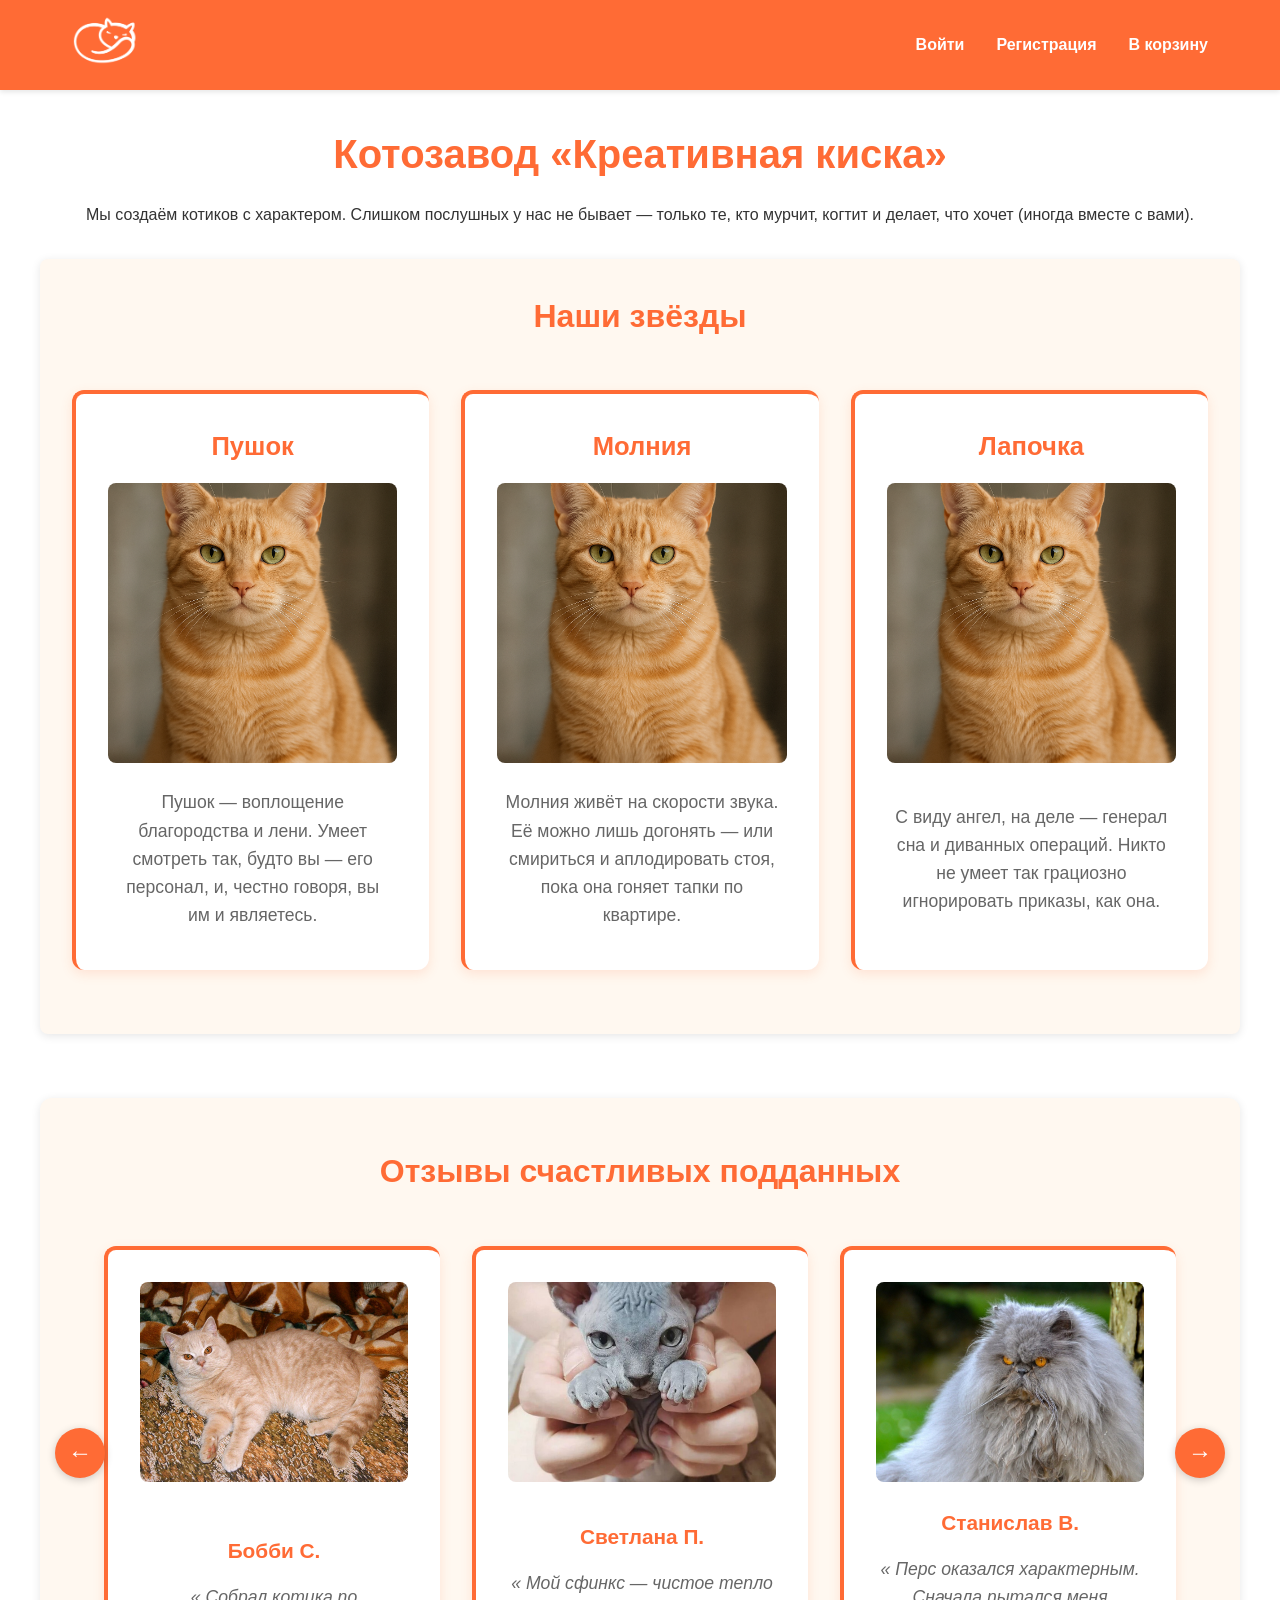
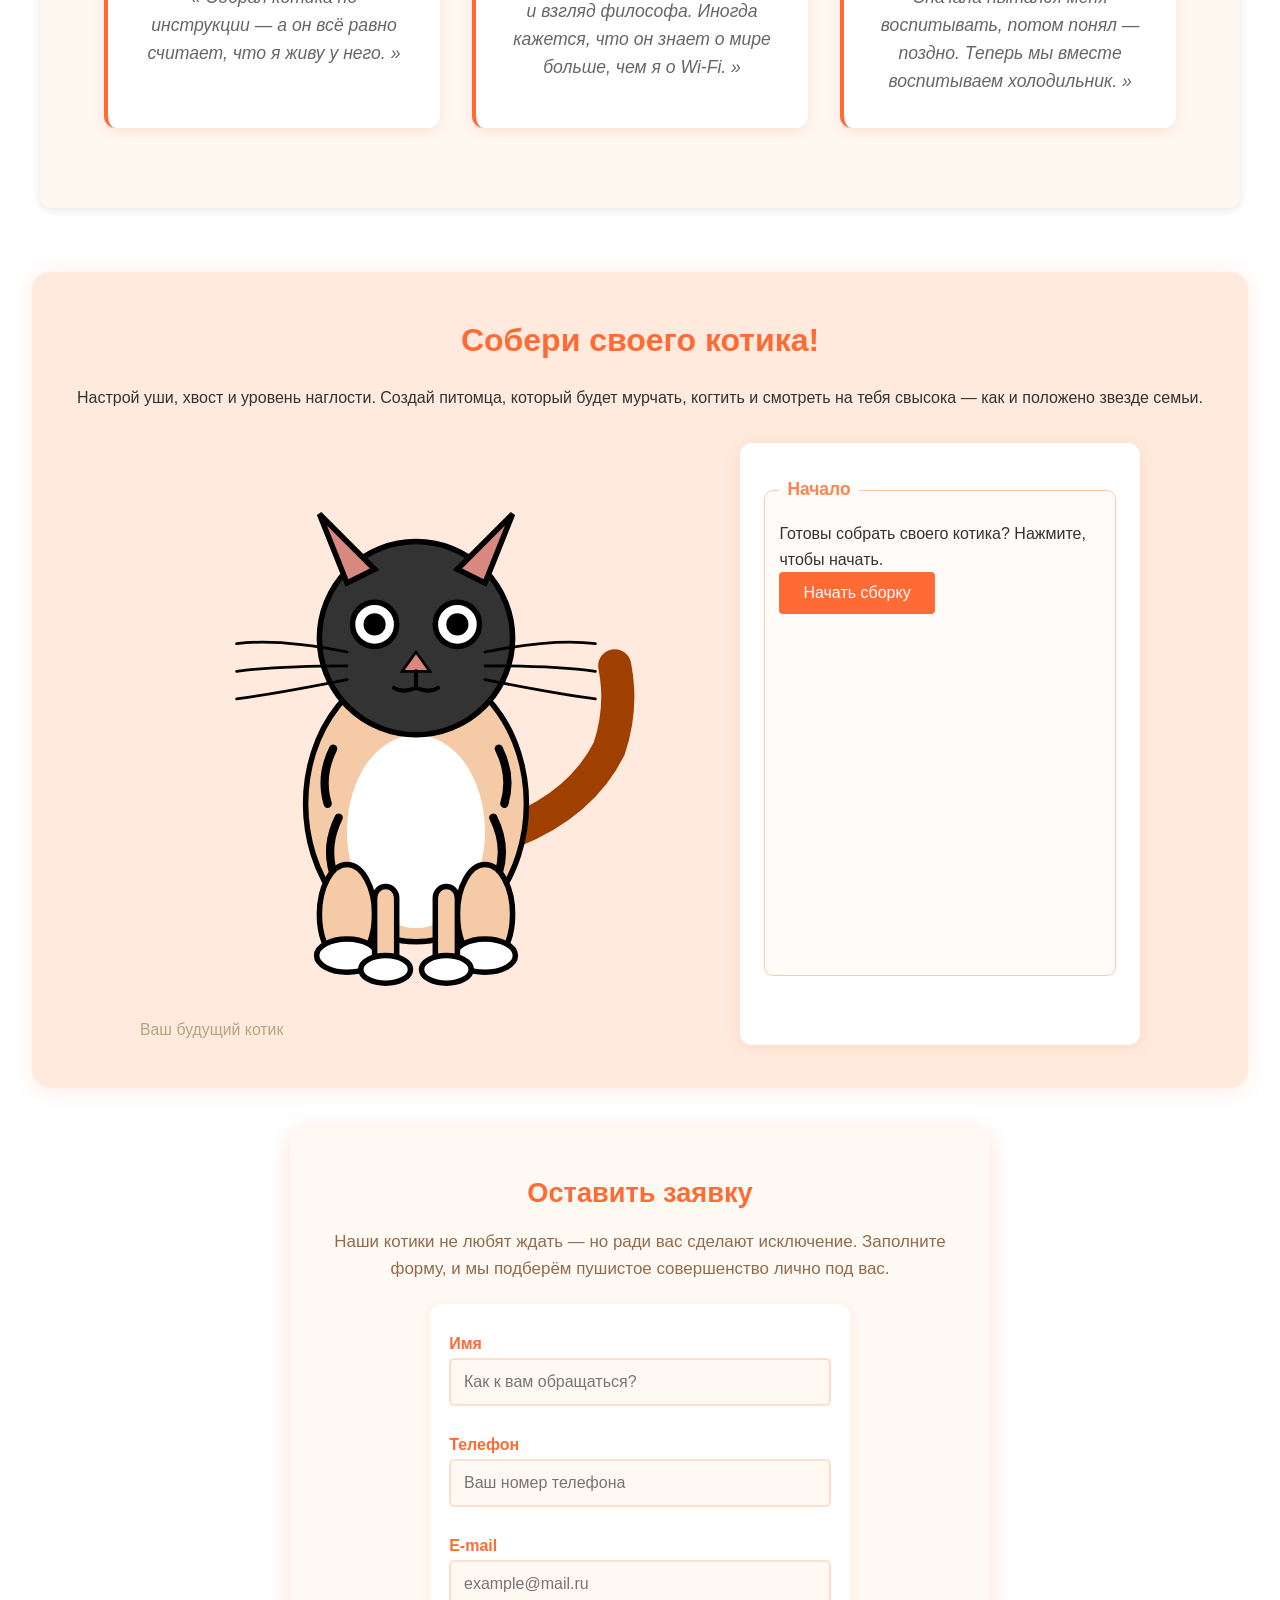
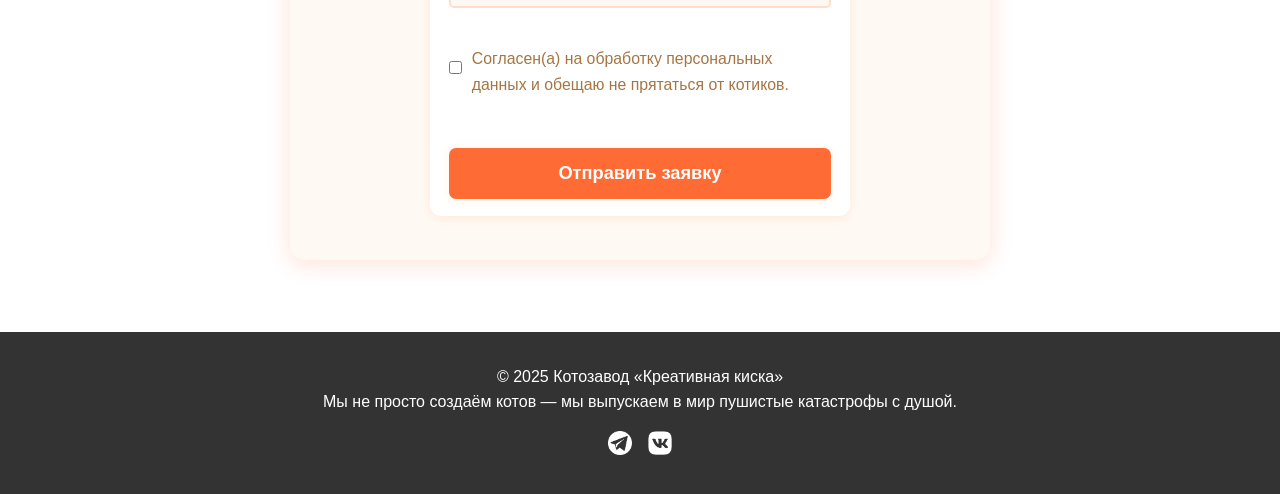
<file: index.html>
<!DOCTYPE html>
<html lang="ru">
  <head>
    <meta name="viewport" content="width=device-width, initial-scale=1.0" charset="utf-8">
    <title>Котозавод «Креативная киска»</title>
    <link rel="stylesheet" href="styles/style.css">
	<link rel="stylesheet" href="styles/index.css">
	  </head>
  <body>
    <header class="main-header">
      <nav class="main-navigation">
        <a href="#"><img src="logo.png" alt="Наш логотип"></a>
        <ul>	
          <li class="menu-user"><a href="user.html">Профиль</a></li>
          <li class="menu-basket"><a href="basket.html">В корзину</a></li>
        </ul>
      </nav>
    </header>

    <main class="main-content">
      <h1 class="main-title">Котозавод «Креативная киска»</h1>
	  <p class="main-description">
	    Мы создаём котиков с характером. Слишком послушных у нас не бывает —
	    только те, кто мурчит, когтит и делает, что хочет (иногда вместе с вами).
	  </p>

      <section class="jobs">
        <h2 class="jobs-title">Наши звёзды</h2>

		<article class="pussycat-card">
		  <h3 class="pussycat-name">Пушок</h3>
		  <img class="pussycat-image" src="cats/pushok.png" alt="Белый пушистый кот-аристократ">
		  <p class="pussycat-description">
			Пушок — воплощение благородства и лени. Умеет смотреть так, будто вы —
			его персонал, и, честно говоря, вы им и являетесь.
	 	  </p>
		</article>

		<article class="pussycat-card">
		  <h3 class="pussycat-name">Молния</h3>
		  <img class="pussycat-image" src="cats/molnia.png" alt="Полосатая короткошёрстная кошка с энергичным видом">
		  <p class="pussycat-description">
			Молния живёт на скорости звука. Её можно лишь догонять — или смириться
			и аплодировать стоя, пока она гоняет тапки по квартире.
		  </p>
		</article>

		<article class="pussycat-card">
		  <h3 class="pussycat-name">Лапочка</h3>
		  <img class="pussycat-image" src="cats/lapochka.png" alt="Рыжая кошка с чёрными лапками">
		  <p class="pussycat-description">
			С виду ангел, на деле — генерал сна и диванных операций. 
			Никто не умеет так грациозно игнорировать приказы, как она.
		  </p>
		</article>
      </section>

      <section class="reviews">
		<h2 class="reviews-title">Отзывы счастливых подданных</h2>
		<button class="arrow-left" aria-label="Предыдущий отзыв">←</button>
          <button class="arrow-right" aria-label="Следующий отзыв">→</button>
		
		<div class="reviews-container">

          <article class="review-card">
		    <h3 class="visually-hidden">Отзыв Бобби</h3>
		    <img class="review-image" src="cats/bobby-pussycat.jpeg" alt="Персиковая кошка Бобби">
		    <blockquote class="review-block">
			  <cite class="review-name">Бобби С.</cite>
			  <q class="review-quote">
			    Собрал котика по инструкции — а он всё равно считает, что я живу у него.
			  </q>
		    </blockquote>
		  </article>

          <article class="review-card">
		    <h3 class="visually-hidden">Отзыв Светланы</h3>
		    <img class="review-image" src="cats/svetlana-cat.jpeg" alt="Миниатюрный сфинкс">
		    <blockquote class="review-block">
			  <cite class="review-name">Светлана П.</cite>
			  <q class="review-quote">
			    Мой сфинкс — чистое тепло и взгляд философа. Иногда кажется, что он
			    знает о мире больше, чем я о Wi-Fi.
			  </q>
		    </blockquote>
		  </article>

          <article class="review-card">
		    <h3 class="visually-hidden">Отзыв Станислава</h3>
		    <img class="review-image" src="cats/stanislav-cat.jpeg" alt="Пушистый персидский кот">
		    <blockquote class="review-block">
			  <cite class="review-name">Станислав В.</cite>
			  <q class="review-quote">
			    Перс оказался характерным. Сначала пытался меня воспитывать,
			    потом понял — поздно. Теперь мы вместе воспитываем холодильник.
			  </q>
		    </blockquote>
		  </article>

          <article class="review-card">
		    <h3 class="visually-hidden">Отзыв Марии</h3>
		    <img class="review-image" src="cats/maria-cat.jpeg" alt="Чёрно-белый кот">
		    <blockquote class="review-block">
			  <cite class="review-name">Мария К.</cite>
			  <q class="review-quote">
			    Мой котик так интеллигентен, что требует чай в пять часов. 
			    Иногда кажется, что он воспитаннее некоторых моих коллег.
			  </q>
		    </blockquote>
		  </article>
		  
          <article class="review-card">
		    <h3 class="visually-hidden">Отзыв Дмитрия</h3>
		    <img class="review-image" src="cats/dmitry-cat.jpeg" alt="Серый полосатый кот">
		    <blockquote class="review-block">
			  <cite class="review-name">Дмитрий П.</cite>
			  <q class="review-quote">
			    Кот оказался прекрасным начальником отдела сна. 
			    Все совещания теперь проходят исключительно на диване.
			  </q>
		    </blockquote>
		  </article>

          <article class="review-card">
		    <h3 class="visually-hidden">Отзыв Алины</h3>
		    <img class="review-image" src="cats/alina-cat.jpeg" alt="Белый пушистый кот">
		    <blockquote class="review-block">
			  <cite class="review-name">Алина С.</cite>
			  <q class="review-quote">
			    Пушистик за неделю научился открывать холодильник. 
			    Теперь мы учимся не есть по ночам вместе.
			  </q>
		    </blockquote>
		  </article>

          <article class="review-card">
		    <h3 class="visually-hidden">Отзыв Владимира</h3>
		    <img class="review-image" src="cats/vladimir-cat.jpeg" alt="Рыжий кот с серьёзным взглядом">
		    <blockquote class="review-block">
			  <cite class="review-name">Владимир Л.</cite>
			  <q class="review-quote">
			    Кот-философ. Целыми днями смотрит в окно и размышляет. 
			    Иногда кажется, что вот-вот начнёт читать лекции.
			  </q>
		    </blockquote>
		  </article>

		</div>
	  </section>

	  <section class="constructor" aria-labelledby="constructor-title">
	    <h2 id="constructor-title" class="constructor-title">Собери своего котика!</h2>
	    <p class="constructor-intro">
		  Настрой уши, хвост и уровень наглости. Создай питомца, который будет мурчать,
		  когтить и смотреть на тебя свысока — как и положено звезде семьи.
	    </p>
	    <div class="constructor-body">
		  <figure class="constructor-preview">
		    <div class="constructor-cat-container">
				<svg
					viewBox="0 0 200 200"
					xmlns="http://www.w3.org/2000/svg"
					class="cat-constructor"
				>
					<!-- ========== ТЕЛО И ОСНОВА ========== -->
					
					<!-- Тело кота -->
					<g id="body" class="body">
					<ellipse 
						id="bodyMain" 
						class="body-main"
						cx="100" 
						cy="130" 
						rx="40" 
						ry="50"
						fill="currentColor"
						stroke="black"
						stroke-width="2"
					/>
					</g>

					<!-- Животик (отдельный элемент для окраски) -->
					<g id="belly" class="belly">
					<ellipse 
						id="bellyMain" 
						class="belly-main"
						cx="100" 
						cy="140" 
						rx="25" 
						ry="35"
						fill="currentColor"
						stroke="none"
					/>
					</g>

					<!-- ========== ПОЛОСЫ НА ТЕЛЕ ========== -->
					<g id="stripes" class="stripes">
					<!-- Полоса 1 (левая сторона) -->
					<path 
						id="stripe1Left" 
						class="stripe"
						d="M 70 110 Q 65 120 68 130"
						fill="none"
						stroke="currentColor"
						stroke-width="3"
						stroke-linecap="round"
					/>
					<!-- Полоса 2 (левая сторона) -->
					<path 
						id="stripe2Left" 
						class="stripe"
						d="M 72 135 Q 67 145 70 155"
						fill="none"
						stroke="currentColor"
						stroke-width="3"
						stroke-linecap="round"
					/>
					<!-- Полоса 1 (правая сторона) -->
					<path 
						id="stripe1Right" 
						class="stripe"
						d="M 130 110 Q 135 120 132 130"
						fill="none"
						stroke="currentColor"
						stroke-width="3"
						stroke-linecap="round"
					/>
					<!-- Полоса 2 (правая сторона) -->
					<path 
						id="stripe2Right" 
						class="stripe"
						d="M 128 135 Q 133 145 130 155"
						fill="none"
						stroke="currentColor"
						stroke-width="3"
						stroke-linecap="round"
					/>
					</g>

					<!-- ========== ЛАПКИ (передние и задние) ========== -->
					
					<!-- Задняя левая лапка -->
					<g id="backLeftPaw" class="paw back-paw">
					<ellipse 
						id="backLeftPawMain" 
						class="paw-main"
						cx="75" 
						cy="170" 
						rx="10" 
						ry="18"
						fill="currentColor"
						stroke="black"
						stroke-width="2"
					/>
					<!-- Тапочка (кончик лапки) -->
					<ellipse 
						id="backLeftTapochka" 
						class="tapochka"
						cx="75" 
						cy="185" 
						rx="11" 
						ry="6"
						fill="currentColor"
						stroke="black"
						stroke-width="2"
					/>
					</g>

					<!-- Задняя правая лапка -->
					<g id="backRightPaw" class="paw back-paw">
					<ellipse 
						id="backRightPawMain" 
						class="paw-main"
						cx="125" 
						cy="170" 
						rx="10" 
						ry="18"
						fill="currentColor"
						stroke="black"
						stroke-width="2"
					/>
					<!-- Тапочка (кончик лапки) -->
					<ellipse 
						id="backRightTapochka" 
						class="tapochka"
						cx="125" 
						cy="185" 
						rx="11" 
						ry="6"
						fill="currentColor"
						stroke="black"
						stroke-width="2"
					/>
					</g>

					<!-- Передняя левая лапка -->
					<g id="frontLeftPaw" class="paw front-paw">
					<rect 
						id="frontLeftPawMain" 
						class="paw-main"
						x="85" 
						y="160" 
						width="8" 
						height="30"
						rx="4"
						fill="currentColor"
						stroke="black"
						stroke-width="2"
					/>
					<!-- Тапочка (кончик лапки) -->
					<ellipse 
						id="frontLeftTapochka" 
						class="tapochka"
						cx="89" 
						cy="190" 
						rx="9" 
						ry="5"
						fill="currentColor"
						stroke="black"
						stroke-width="2"
					/>
					</g>

					<!-- Передняя правая лапка -->
					<g id="frontRightPaw" class="paw front-paw">
					<rect 
						id="frontRightPawMain" 
						class="paw-main"
						x="107" 
						y="160" 
						width="8" 
						height="30"
						rx="4"
						fill="currentColor"
						stroke="black"
						stroke-width="2"
					/>
					<!-- Тапочка (кончик лапки) -->
					<ellipse 
						id="frontRightTapochka" 
						class="tapochka"
						cx="111" 
						cy="190" 
						rx="9" 
						ry="5"
						fill="currentColor"
						stroke="black"
						stroke-width="2"
					/>
					</g>

					<!-- ========== ХВОСТ ========== -->
					<!-- Варианты хвоста: длинный, короткий, нет -->
					
					<!-- ВАРИАНТ 1: Длинный хвост -->
					<g id="tailLong" class="tail tail-long">
					<path 
						id="tailLongPath" 
						class="tail-path"
						d="M 135 140 Q 160 130 170 110 Q 175 95 172 80"
						fill="none"
						stroke="currentColor"
						stroke-width="12"
						stroke-linecap="round"
					/>
					</g>

					<!-- ВАРИАНТ 2: Короткий хвост (закомментирован, можно включить через JS) -->
					<g id="tailShort" class="tail tail-short hidden">
					<path 
						id="tailShortPath" 
						class="tail-path"
						d="M 135 140 Q 150 135 155 125"
						fill="none"
						stroke="currentColor"
						stroke-width="10"
						stroke-linecap="round"
					/>
					</g>

					<!-- ВАРИАНТ 3: Нет хвоста -->
					<g id="tailNone" class="tail tail-none hidden"></g>

					<!-- ========== ГОЛОВА ========== -->
					<g id="head" class="head">
					<circle 
						id="headMain" 
						class="head-main"
						cx="100" 
						cy="70" 
						r="35"
						fill="currentColor"
						stroke="black"
						stroke-width="2"
					/>
					</g>

					<!-- ========== УШКИ ========== -->
					<!-- Варианты ушек: обычные, с кисточками, вислоухие, безухие -->
					
					<!-- ВАРИАНТ 1: Обычные ушки -->
					<g id="earsNormal" class="ears ears-normal">
					<!-- Левое ухо -->
					<path 
						id="leftEarNormal" 
						class="ear left-ear"
						d="M 75 50 L 65 25 L 85 45 Z"
						fill="currentColor"
						stroke="black"
						stroke-width="2"
					/>
					<!-- Внутренняя часть левого уха -->
					<path 
						id="leftEarInner" 
						class="ear-inner"
						d="M 75 47 L 70 32 L 80 45 Z"
						fill="currentColor"
						stroke="none"
					/>
					
					<!-- Правое ухо -->
					<path 
						id="rightEarNormal" 
						class="ear right-ear"
						d="M 125 50 L 135 25 L 115 45 Z"
						fill="currentColor"
						stroke="black"
						stroke-width="2"
					/>
					<!-- Внутренняя часть правого уха -->
					<path 
						id="rightEarInner" 
						class="ear-inner"
						d="M 125 47 L 130 32 L 120 45 Z"
						fill="currentColor"
						stroke="none"
					/>
					</g>

					<!-- ВАРИАНТ 2: Ушки с кисточками (закомментирован) -->
					<g id="earsTufted" class="ears ears-tufted hidden">
					<path 
						id="leftEarTufted" 
						class="ear left-ear"
						d="M 75 50 L 65 25 L 85 45 Z"
						fill="currentColor"
						stroke="black"
						stroke-width="2"
					/>
					<circle 
						id="leftEarTuft" 
						class="ear-tuft"
						cx="65" 
						cy="20" 
						r="3"
						fill="currentColor"
						stroke="black"
						stroke-width="1"
					/>
					<path 
						id="rightEarTufted" 
						class="ear right-ear"
						d="M 125 50 L 135 25 L 115 45 Z"
						fill="currentColor"
						stroke="black"
						stroke-width="2"
					/>
					<circle 
						id="rightEarTuft" 
						class="ear-tuft"
						cx="135" 
						cy="20" 
						r="3"
						fill="currentColor"
						stroke="black"
						stroke-width="1"
					/>
					</g>

					<!-- ВАРИАНТ 3: Вислоухие ушки (закомментирован) -->
					<g id="earsFolded" class="ears ears-folded hidden">
					<path 
						id="leftEarFolded" 
						class="ear left-ear"
						d="M 70 50 Q 60 55 65 65"
						fill="currentColor"
						stroke="black"
						stroke-width="2"
					/>
					<path 
						id="rightEarFolded" 
						class="ear right-ear"
						d="M 130 50 Q 140 55 135 65"
						fill="currentColor"
						stroke="black"
						stroke-width="2"
					/>
					</g>

					<!-- ВАРИАНТ 4: Безухие (закомментирован) -->
					<g id="earsNone" class="ears ears-none hidden"></g>

					<!-- ========== ГЛАЗА ========== -->
					<!-- Варианты глаз: круглые, хитрые, удовлетворённые -->
					
					<!-- ВАРИАНТ 1: Круглые глаза -->
					<g id="eyesRound" class="eyes eyes-round">
					<!-- Левый глаз -->
					<g id="leftEyeRound" class="eye left-eye">
						<circle 
						id="leftEyeWhite" 
						class="eye-white"
						cx="85" 
						cy="65" 
						r="8"
						fill="white"
						stroke="black"
						stroke-width="2"
						/>
						<circle 
						id="leftEyePupil" 
						class="eye-pupil"
						cx="85" 
						cy="65" 
						r="4"
						fill="black"
						/>
					</g>
					
					<!-- Правый глаз -->
					<g id="rightEyeRound" class="eye right-eye">
						<circle 
						id="rightEyeWhite" 
						class="eye-white"
						cx="115" 
						cy="65" 
						r="8"
						fill="white"
						stroke="black"
						stroke-width="2"
						/>
						<circle 
						id="rightEyePupil" 
						class="eye-pupil"
						cx="115" 
						cy="65" 
						r="4"
						fill="black"
						/>
					</g>
					</g>

					<!-- ВАРИАНТ 2: Хитрые глаза (закомментирован) -->
					<g id="eyesSly" class="eyes eyes-sly hidden">
					<g id="leftEyeSly" class="eye left-eye">
						<ellipse 
						id="leftEyeSlitWhite" 
						class="eye-white"
						cx="85" 
						cy="65" 
						rx="8" 
						ry="6"
						fill="white"
						stroke="black"
						stroke-width="2"
						/>
						<ellipse 
						id="leftEyeSlitPupil" 
						class="eye-pupil"
						cx="85" 
						cy="65" 
						rx="2" 
						ry="5"
						fill="black"
						/>
					</g>
					<g id="rightEyeSly" class="eye right-eye">
						<ellipse 
						id="rightEyeSlitWhite" 
						class="eye-white"
						cx="115" 
						cy="65" 
						rx="8" 
						ry="6"
						fill="white"
						stroke="black"
						stroke-width="2"
						/>
						<ellipse 
						id="rightEyeSlitPupil" 
						class="eye-pupil"
						cx="115" 
						cy="65" 
						rx="2" 
						ry="5"
						fill="black"
						/>
					</g>
					</g>

					<!-- ВАРИАНТ 3: Удовлетворённые глаза (закомментирован) -->
					<g id="eyesHappy" class="eyes eyes-happy hidden">
					<path 
						id="leftEyeHappy" 
						class="eye left-eye"
						d="M 77 65 Q 85 70 93 65"
						fill="none"
						stroke="black"
						stroke-width="2"
						stroke-linecap="round"
					/>
					<path 
						id="rightEyeHappy" 
						class="eye right-eye"
						d="M 107 65 Q 115 70 123 65"
						fill="none"
						stroke="black"
						stroke-width="2"
						stroke-linecap="round"
					/>
					</g>

					<!-- ========== НОС ========== -->
					<!-- Варианты носа: треугольник или круг -->
					
					<!-- ВАРИАНТ 1: Треугольный нос -->
					<g id="noseTriangle" class="nose nose-triangle">
					<path 
						id="noseTrianglePath" 
						class="nose-path"
						d="M 100 75 L 95 82 L 105 82 Z"
						fill="currentColor"
						stroke="black"
						stroke-width="1"
					/>
					</g>

					<!-- ВАРИАНТ 2: Круглый нос (закомментирован) -->
					<g id="noseRound" class="nose nose-round hidden">
					<circle 
						id="noseRoundPath" 
						class="nose-path"
						cx="100" 
						cy="78" 
						r="4"
						fill="currentColor"
						stroke="black"
						stroke-width="1"
					/>
					</g>

					<!-- ========== РОТ ========== -->
					<!-- Варианты рта: нейтральный, улыбка, грустный -->
					
					<!-- ВАРИАНТ 1: Нейтральный рот -->
					<g id="mouthNeutral" class="mouth mouth-neutral">
					<path 
						id="mouthNeutralPath" 
						class="mouth-path"
						d="M 100 82 L 100 88 M 100 88 Q 95 90 92 88 M 100 88 Q 105 90 108 88"
						fill="none"
						stroke="black"
						stroke-width="1.5"
						stroke-linecap="round"
					/>
					</g>

					<!-- ВАРИАНТ 2: Улыбка (закомментирован) -->
					<g id="mouthSmile" class="mouth mouth-smile hidden">
					<path 
						id="mouthSmilePath" 
						class="mouth-path"
						d="M 100 82 L 100 88 M 92 88 Q 100 93 108 88"
						fill="none"
						stroke="black"
						stroke-width="1.5"
						stroke-linecap="round"
					/>
					</g>

					<!-- ВАРИАНТ 3: Грустный рот (закомментирован) -->
					<g id="mouthSad" class="mouth mouth-sad hidden">
					<path 
						id="mouthSadPath" 
						class="mouth-path"
						d="M 100 82 L 100 88 M 92 90 Q 100 85 108 90"
						fill="none"
						stroke="black"
						stroke-width="1.5"
						stroke-linecap="round"
					/>
					</g>

					<!-- ========== УСЫ ========== -->
					<g id="whiskers" class="whiskers">
					<!-- Левые усы -->
					<g id="leftWhiskers" class="whiskers-left">
						<path 
						id="leftWhisker1" 
						class="whisker"
						d="M 75 75 Q 50 70 35 72"
						fill="none"
						stroke="black"
						stroke-width="1"
						stroke-linecap="round"
						/>
						<path 
						id="leftWhisker2" 
						class="whisker"
						d="M 75 80 Q 50 80 35 82"
						fill="none"
						stroke="black"
						stroke-width="1"
						stroke-linecap="round"
						/>
						<path 
						id="leftWhisker3" 
						class="whisker"
						d="M 75 85 Q 50 90 35 92"
						fill="none"
						stroke="black"
						stroke-width="1"
						stroke-linecap="round"
						/>
					</g>

					<!-- Правые усы -->
					<g id="rightWhiskers" class="whiskers-right">
						<path 
						id="rightWhisker1" 
						class="whisker"
						d="M 125 75 Q 150 70 165 72"
						fill="none"
						stroke="black"
						stroke-width="1"
						stroke-linecap="round"
						/>
						<path 
						id="rightWhisker2" 
						class="whisker"
						d="M 125 80 Q 150 80 165 82"
						fill="none"
						stroke="black"
						stroke-width="1"
						stroke-linecap="round"
						/>
						<path 
						id="rightWhisker3" 
						class="whisker"
						d="M 125 85 Q 150 90 165 92"
						fill="none"
						stroke="black"
						stroke-width="1"
						stroke-linecap="round"
						/>
					</g>
					</g>
				</svg>
			  <figcaption>Ваш будущий котик</figcaption>
		   </div>
		  </figure>
		  <form class="constructor-form" action="#" method="post">
		    <div class="form-step" data-step="0">
			  <fieldset>
			    <legend>Начало</legend>
			    <p>Готовы собрать своего котика? Нажмите, чтобы начать.</p>
						<div class="start-actions">
							<button type="button" class="btn-start">Начать сборку</button>
						</div>
			  </fieldset>
			</div>
		    <div class="form-step" data-step="1">
			  <fieldset>
			    <legend>Ушки</legend>
			    <label for="ears">Тип ушек</label>
			    <select id="ears" name="ears">
			      <option value="normal">Обычные</option>
			      <option value="tufted">Обычные с кисточками</option>
			      <option value="folded">Вислоухий</option>
			      <option value="none">Безухий</option>
			    </select>
			  </fieldset>
		    </div>

		    <div class="form-step" data-step="2">
			  <fieldset>
			    <legend>Глаза</legend>
			    <label for="eyes">Форма глаз</label>
			    <select id="eyes" name="eyes">
			      <option value="round">Круглые</option>
			      <option value="sly">Хитрые</option>
			      <option value="happy">Удовлетворённые</option>
			    </select>
			  </fieldset>
		    </div>

		    <div class="form-step" data-step="3">
			  <fieldset>
			    <legend>Нос</legend>
			    <label for="nose">Форма носа</label>
			    <select id="nose" name="nose">
			      <option value="triangle">Треугольник</option>
			      <option value="round">Круг</option>
			    </select>
			  </fieldset>
		    </div>

		    <div class="form-step" data-step="4">
			  <fieldset>
			    <legend>Рот</legend>
			    <label for="mouth">Тип рта</label>
			    <select id="mouth" name="mouth">
			      <option value="neutral">Нейтральный</option>
			      <option value="smile">Улыбка</option>
			      <option value="sad">Грустный</option>
			    </select>
			  </fieldset>
		    </div>

		    <div class="form-step" data-step="5">
			  <fieldset>
			    <legend>Хвост</legend>
			    <label for="tail">Тип хвоста</label>
			    <select id="tail" name="tail">
			      <option value="long">Длинный</option>
			      <option value="short">Короткий</option>
			      <option value="none">Нет хвоста</option>
			    </select>

			    <label for="tail-pattern">Тип раскраски хвоста</label>
			    <select id="tail-pattern" name="tailPattern">
			      <option value="plain">Однотонный</option>
			      <option value="striped">Полосатый</option>
			    </select>
			  </fieldset>
		    </div>

		    <div class="form-step" data-step="6">
			  <fieldset>
			    <legend>Цвета</legend>
				<div class="blocks-colors">
				  <div>
				    <label for="fur-color">Цвет шерсти</label>
				    <input type="color" title="Нажмите сюда" id="fur-color" name="furColor" value="#f5cba7">
				  </div>
				  <div>
				    <label for="ears-color">Цвет ушек</label>
				    <input type="color" title="Нажмите сюда" id="ears-color" name="earsColor" value="#d98880">
				  </div>
				  <div>
				    <label for="tail-color">Цвет хвоста</label>
				    <input type="color" title="Нажмите сюда" id="tail-color" name="tailColor" value="#a04000">
				  </div>
				  <div>
				    <label for="stripes-color">Цвет полос</label>
				    <input type="color" id="stripes-color" name="stripesColor" value="#000000">
				  </div>
				  <div>
				    <label for="belly-color">Цвет животика</label>
				    <input type="color" id="belly-color" name="bellyColor" value="#ffffff">
				  </div>
				  <div>
				    <label for="paws-color">Цвет лапок</label>
				    <input type="color" id="paws-color" name="pawsColor" value="#f5cba7">
				  </div>
				  <div>
				    <label for="tapochki-color">Цвет "тапочек"</label>
				    <input type="color" id="tapochki-color" name="tapochkiColor" value="#ffffff">
				  </div>
				  <div>
				    <label for="nose-color">Цвет носика</label>
				    <input type="color" id="nose-color" name="noseColor" value="#d98880">
				  </div>
				</div>
			  </fieldset>
		    </div>

		    <div class="form-step" data-step="7">
			  <fieldset>
			    <legend>Обзор</legend>
			    <div id="summary-preview" class="summary-preview" aria-hidden="false"></div>
			    <ul id="summary-list" class="summary-list">
			      <li><strong>Ушки:</strong> <span id="summary-ears"></span></li>
			      <li><strong>Глаза:</strong> <span id="summary-eyes"></span></li>
			      <li><strong>Нос:</strong> <span id="summary-nose"></span></li>
			      <li><strong>Рот:</strong> <span id="summary-mouth"></span></li>
			      <li><strong>Хвост:</strong> <span id="summary-tail"></span></li>
			      <li><strong>Тип раскраски хвоста:</strong> <span id="summary-tail-pattern"></span></li>
			      <li><strong>Цвета:</strong>
			        <ul>
			          <li>Шерсть: <span id="summary-furColor"></span></li>
			          <li>Ушки: <span id="summary-earsColor"></span></li>
			          <li>Хвост: <span id="summary-tailColor"></span></li>
			          <li>Полосы: <span id="summary-stripesColor"></span></li>
			          <li>Животик: <span id="summary-bellyColor"></span></li>
			          <li>Лапки: <span id="summary-pawsColor"></span></li>
			          <li>"Тапочки": <span id="summary-tapochkiColor"></span></li>
			          <li>Носик: <span id="summary-noseColor"></span></li>
			        </ul>
			      </li>
			    </ul>

			    <div id="summary-pricing" class="summary-pricing">
			      <h4>Стоимость</h4>
			      <ul id="price-breakdown" class="price-breakdown"></ul>
			      <div id="summary-total" class="summary-total" aria-live="polite"></div>
			    </div>
			  </fieldset>
		    </div>

						<div class="form-navigation">
		      <button type="button" class="btn-prev">Назад</button>
		      <button type="button" class="btn-next">Далее</button>
							<button type="button" class="btn-exit hidden">Выйти</button>
			  <button type="submit" class="btn-submit hidden">Сохранить в корзину</button>
		    </div>
		  </form>
	    </div>
	  </section>
	  
	  <section class="feedback" aria-labelledby="feedback-title">
		<h2 id="feedback-title" class="feedback-title">Оставить заявку</h2>
		<p class="feedback-description">
		  Наши котики не любят ждать — но ради вас сделают исключение.
		  Заполните форму, и мы подберём пушистое совершенство лично под вас.
		</p>

		<form class="feedback-form" action="#" method="post">
		  <div class="form-field">
		    <label for="name">Имя</label>
		    <input type="text" id="name" name="name" placeholder="Как к вам обращаться?" required>
		  </div>

		  <div class="form-field">
			<label for="phone">Телефон</label>
			<input type="tel" id="phone" name="phone" placeholder="Ваш номер телефона" required>
		  </div>

		  <div class="form-field">
			<label for="email">E-mail</label>
			<input type="email" id="email" name="email" placeholder="example@mail.ru" required>
		  </div>

		  <div class="form-checkbox">
			<input type="checkbox" id="consent" name="consent" required>
			<label for="consent">
			  Согласен(а) на обработку персональных данных и обещаю не прятаться от котиков.
			</label>
		  </div>

		  <button class="form-button" type="submit">Отправить заявку</button>
		</form>
	  </section>
    </main>

	<footer class="main-footer">
	  <div class="footer-inner">
        <p>&copy; 2025 Котозавод «Креативная киска»</p>
        <p class="footer-tagline">
	  	  Мы не просто создаём котов — мы выпускаем в мир пушистые катастрофы с душой.
        </p>

        <ul class="footer-socials">
		  <li>
			<a href="https://t.me/yourcatfactory" target="_blank" rel="noopener noreferrer">
              <img src="icons/telegram.png" alt="Telegram">
			</a>
		  </li>
		  <li>
			<a href="https://vk.com/yourcatfactory" target="_blank" rel="noopener noreferrer">
			  <img src="icons/vk.png" alt="ВКонтакте">
			</a>
		  </li>
		</ul>
	  </div>
	</footer>

<div id="feedback-modal" class="modal" aria-hidden="true" aria-labelledby="modal-title">
  <div class="modal__overlay"></div>
  <div class="modal__content">
    <button class="modal__close" aria-label="Закрыть окно">×</button>
    
    <h2 id="modal-title" class="modal__title">Заявка оставлена, уже звоним Вам!</h2>
    
    <div class="modal__icon">🐱</div>
    
    <div class="modal__info">
      <p><strong>Ваши данные:</strong></p>
      <ul class="modal__data">
        <li><strong>Имя:</strong> <span id="modal-name"></span></li>
        <li><strong>Телефон:</strong> <span id="modal-phone"></span></li>
        <li><strong>E-mail:</strong> <span id="modal-email"></span></li>
      </ul>
    </div>
    
    <p class="modal__message">
      Скоро наш менеджер свяжется с вами, чтобы обсудить детали. 
      Котики уже в ожидании нового хозяина!
    </p>
    
    <button class="modal__button" id="modal-close-btn">Отлично!</button>
  </div>
</div>

	<script type="module" src="scripts/storage.js"></script>
	<script type="module" src="scripts/auth.js"></script>
	<script type="module" src="scripts/auth-modal.js"></script>
	<script type="module" src="scripts/header-manager.js"></script>
	<script src="scripts/form-navigation.js"></script>
	<script src="scripts/slider.js"></script>
	<script src="scripts/feedback.js"></script>
  </body>
</html>
</file>
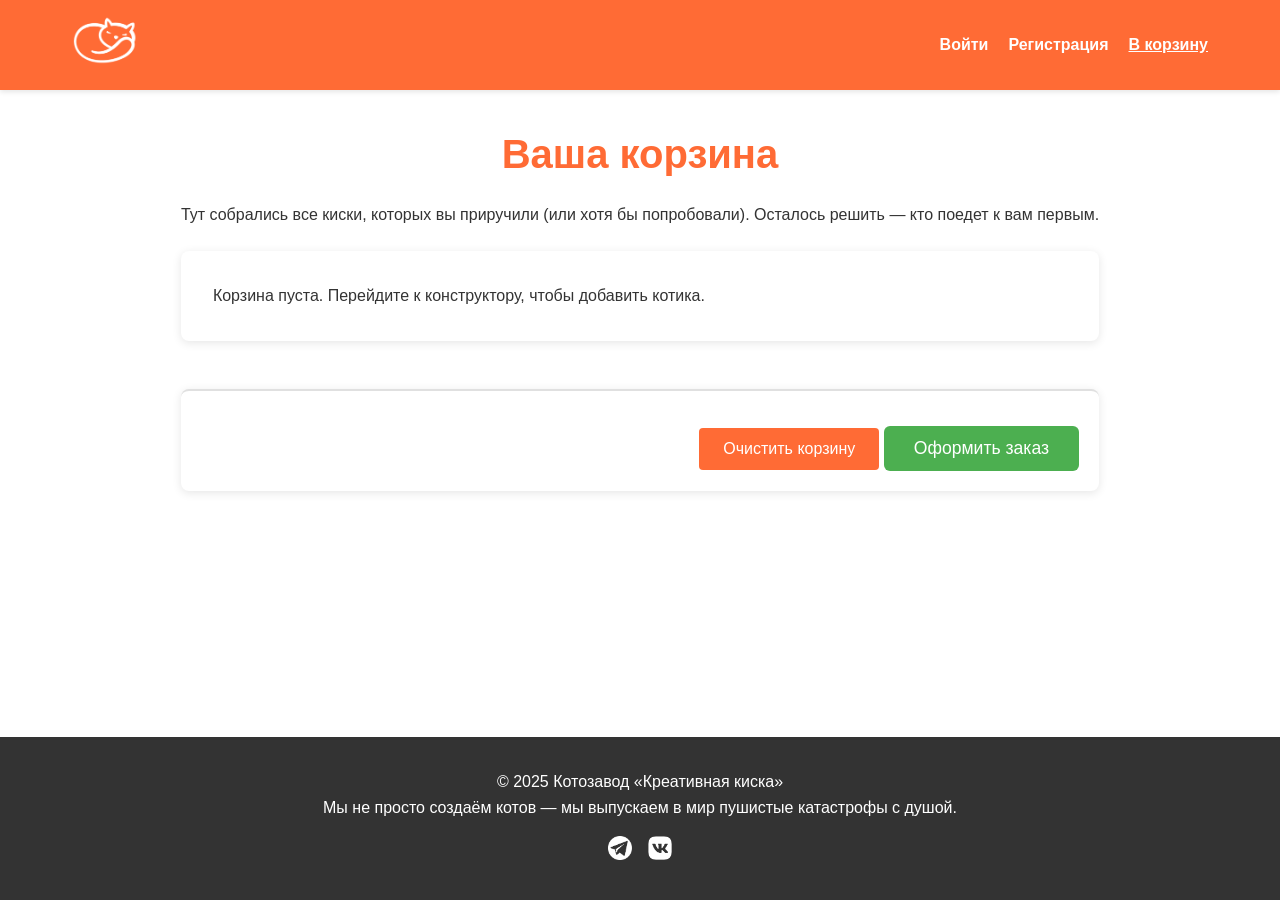
<file: basket.html>
<!DOCTYPE html>
<html lang="ru">
  <head>
    <meta charset="utf-8">
	<meta name="viewport" content="width=device-width, initial-scale=1.0" charset="utf-8">
    <title>Корзина — Креативная киска</title>
    <link rel="stylesheet" href="styles/style.css">
    <link rel="stylesheet" href="styles/basket.css">
  </head>
  <body>
    <header class="main-header">
      <nav class="main-navigation">
        <a href="index.html"><img src="logo.png" alt="Наш логотип"></a>
        <ul>
          <li class="menu-user"><a href="user.html">Профиль</a></li>
          <li class="menu-basket"><a href="basket.html" class="active">В корзину</a></li>
        </ul>
      </nav>
    </header>

    <main class="main-content">
      <h1 class="main-title">Ваша корзина</h1>
      <p class="main-description">
        Тут собрались все киски, которых вы приручили (или хотя бы попробовали).  
        Осталось решить — кто поедет к вам первым.
      </p>

      <section class="basket-items" aria-labelledby="basket-title">
        <h2 id="basket-title" class="visually-hidden">Список товаров в корзине</h2>
        <div id="basket-empty" class="basket-empty">Корзина пуста. Перейдите к конструктору, чтобы добавить котика.</div>
        <div id="basket-list" class="basket-list"></div>
      </section>

      <section class="basket-summary">
        <h2 class="visually-hidden">Итоговая сумма</h2>
        <p id="basket-total" class="basket-total"></p>
        <div class="basket-actions">
          <button id="basket-clear" class="btn-secondary" type="button">Очистить корзину</button>
          <button class="btn-checkout" type="button">Оформить заказ</button>
        </div>
      </section>
    </main>

    <footer class="main-footer">
      <div class="footer-inner">
        <p>&copy; 2025 Котозавод «Креативная киска»</p>
        <p class="footer-tagline">
	  	  Мы не просто создаём котов — мы выпускаем в мир пушистые катастрофы с душой.
        </p>
        <ul class="footer-socials">
          <li>
            <a href="https://t.me/yourcatfactory" target="_blank" rel="noopener noreferrer">
              <img src="icons/telegram.png" alt="Telegram">
            </a>
          </li>
          <li>
            <a href="https://vk.com/yourcatfactory" target="_blank" rel="noopener noreferrer">
              <img src="icons/vk.png" alt="ВКонтакте">
            </a>
          </li>
        </ul>
      </div>
    </footer>
    <script type="module" src="scripts/storage.js"></script>
	<script type="module" src="scripts/auth.js"></script>
	<script type="module" src="scripts/auth-modal.js"></script>
	<script type="module" src="scripts/header-manager.js"></script>
    <script type="module" src="scripts/basket.js"></script>
  </body>
</html>
</file>
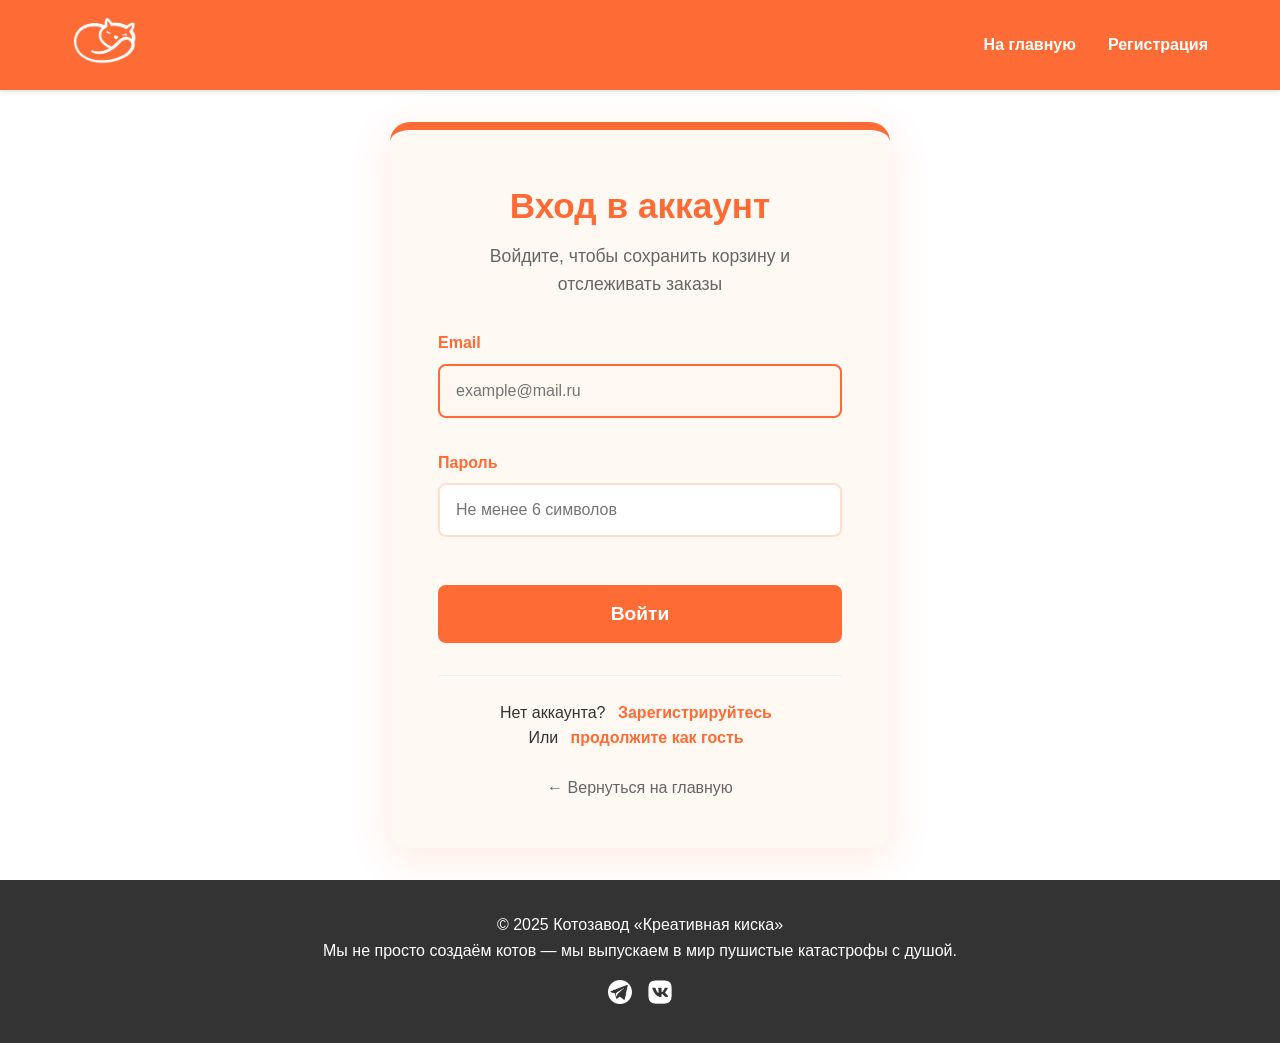
<file: login.html>
<!DOCTYPE html>
<html lang="ru">
<head>
  <meta charset="UTF-8">
  <meta name="viewport" content="width=device-width, initial-scale=1.0">
  <title>Вход в аккаунт — Креативная киска</title>
  <link rel="stylesheet" href="styles/style.css">
  <link rel="stylesheet" href="styles/index.css">
  <style>
    /* Дополнительные стили для страницы входа */
    .login-page {
      min-height: 100vh;
      display: flex;
      flex-direction: column;
    }
    
    .login-main {
      flex: 1;
      display: flex;
      align-items: center;
      justify-content: center;
      padding: 2rem;
    }
    
    .login-container {
      max-width: 500px;
      width: 100%;
      background: #fff9f4;
      border-radius: 20px;
      padding: 3rem;
      box-shadow: 0 10px 40px rgba(255, 107, 53, 0.15);
      border-top: 8px solid #ff6b35;
    }
    
    .login-title {
      color: #ff6b35;
      text-align: center;
      margin-bottom: 0.5rem;
      font-size: 2.2rem;
    }
    
    .login-subtitle {
      text-align: center;
      color: #666;
      margin-bottom: 2rem;
      font-size: 1.1rem;
    }
    
    .login-form {
      display: flex;
      flex-direction: column;
      gap: 1.5rem;
    }
    
    .login-form .form-field {
      display: flex;
      flex-direction: column;
    }
    
    .login-form label {
      color: #ff6b35;
      font-weight: 600;
      margin-bottom: 0.5rem;
      font-size: 1rem;
    }
    
    .login-form input {
      padding: 1rem;
      border: 2px solid #ffdecd;
      border-radius: 8px;
      font-size: 1rem;
      transition: border-color 0.3s;
      background: #fff;
    }
    
    .login-form input:focus {
      border-color: #ff6b35;
      outline: none;
      background: #fff8f0;
    }
    
    .login-button {
      background: #ff6b35;
      color: white;
      border: none;
      border-radius: 8px;
      padding: 1.1rem;
      font-size: 1.2rem;
      font-weight: bold;
      cursor: pointer;
      transition: background 0.3s;
      margin-top: 1rem;
    }
    
    .login-button:hover {
      background: #ff935f;
    }
    
    .login-links {
      text-align: center;
      margin-top: 2rem;
      padding-top: 1.5rem;
      border-top: 1px solid #eee;
    }
    
    .login-links a {
      color: #ff6b35;
      text-decoration: none;
      font-weight: bold;
      margin: 0 0.5rem;
    }
    
    .login-links a:hover {
      text-decoration: underline;
    }
    
    .error-message {
      color: #ff4757;
      background: rgba(255, 71, 87, 0.1);
      padding: 0.8rem;
      border-radius: 8px;
      margin-bottom: 1rem;
      text-align: center;
      display: none;
    }
    
    .error-message--visible {
      display: block;
    }
    
    .success-message {
      color: #27ae60;
      background: rgba(39, 174, 96, 0.1);
      padding: 0.8rem;
      border-radius: 8px;
      margin-bottom: 1rem;
      text-align: center;
      display: none;
    }
    
    .success-message--visible {
      display: block;
    }
    
    .login-back {
      text-align: center;
      margin-top: 1.5rem;
    }
    
    .login-back a {
      color: #666;
      text-decoration: none;
      display: inline-flex;
      align-items: center;
      gap: 0.5rem;
    }
    
    .login-back a:hover {
      color: #ff6b35;
    }
    
    @media (max-width: 600px) {
      .login-container {
        padding: 2rem 1.5rem;
      }
      
      .login-title {
        font-size: 1.8rem;
      }
    }
  </style>
</head>
<body class="login-page">
  <header class="main-header">
    <nav class="main-navigation">
      <a href="index.html"><img src="logo.png" alt="Наш логотип"></a>
      <ul>
        <li><a href="index.html">На главную</a></li>
        <li><a href="register.html">Регистрация</a></li>
      </ul>
    </nav>
  </header>

  <main class="login-main">
    <div class="login-container">
      <h1 class="login-title">Вход в аккаунт</h1>
      <p class="login-subtitle">Войдите, чтобы сохранить корзину и отслеживать заказы</p>
      
      <div class="error-message" id="error-message"></div>
      <div class="success-message" id="success-message"></div>
      
      <form class="login-form" id="login-form">
        <div class="form-field">
          <label for="email">Email</label>
          <input type="email" id="email" name="email" required placeholder="example@mail.ru">
        </div>
        
        <div class="form-field">
          <label for="password">Пароль</label>
          <input type="password" id="password" name="password" required placeholder="Не менее 6 символов" minlength="6">
        </div>
        
        <button type="submit" class="login-button">Войти</button>
      </form>
      
      <div class="login-links">
        <p>Нет аккаунта? <a href="register.html">Зарегистрируйтесь</a></p>
        <p>Или <a href="index.html">продолжите как гость</a></p>
      </div>
      
      <div class="login-back">
        <a href="index.html">← Вернуться на главную</a>
      </div>
    </div>
  </main>

  <footer class="main-footer">
    <div class="footer-inner">
      <p>&copy; 2025 Котозавод «Креативная киска»</p>
      <p class="footer-tagline">
        Мы не просто создаём котов — мы выпускаем в мир пушистые катастрофы с душой.
      </p>
      <ul class="footer-socials">
        <li>
          <a href="https://t.me/yourcatfactory" target="_blank" rel="noopener noreferrer">
            <img src="icons/telegram.png" alt="Telegram">
          </a>
        </li>
        <li>
          <a href="https://vk.com/yourcatfactory" target="_blank" rel="noopener noreferrer">
            <img src="icons/vk.png" alt="ВКонтакте">
          </a>
        </li>
      </ul>
    </div>
  </footer>

  <script type="module">
    import Auth from './scripts/auth.js';
    
    document.addEventListener('DOMContentLoaded', function() {
      const loginForm = document.getElementById('login-form');
      const errorMessage = document.getElementById('error-message');
      const successMessage = document.getElementById('success-message');
      
      if (Auth.isLoggedIn()) {
        window.location.href = 'user.html';
        return;
      }
      
      loginForm.addEventListener('submit', async function(e) {
        e.preventDefault();
        
        errorMessage.classList.remove('error-message--visible');
        successMessage.classList.remove('success-message--visible');
        
        const formData = new FormData(loginForm);
        const email = formData.get('email');
        const password = formData.get('password');
        
        try {
          await Auth.login(email, password);
          
          successMessage.textContent = 'Вход выполнен успешно! Перенаправляем...';
          successMessage.classList.add('success-message--visible');
          
          setTimeout(() => {
            const referrer = document.referrer;
            if (referrer && referrer.includes(window.location.origin)) {
              window.location.href = referrer;
            } else {
              window.location.href = 'user.html';
            }
          }, 1000);
          
        } catch (error) {
          errorMessage.textContent = error.message || 'Ошибка при входе. Проверьте email и пароль.';
          errorMessage.classList.add('error-message--visible');
        }
      });
      
      document.getElementById('email').focus();
    });
  </script>
</body>
</html>
</file>
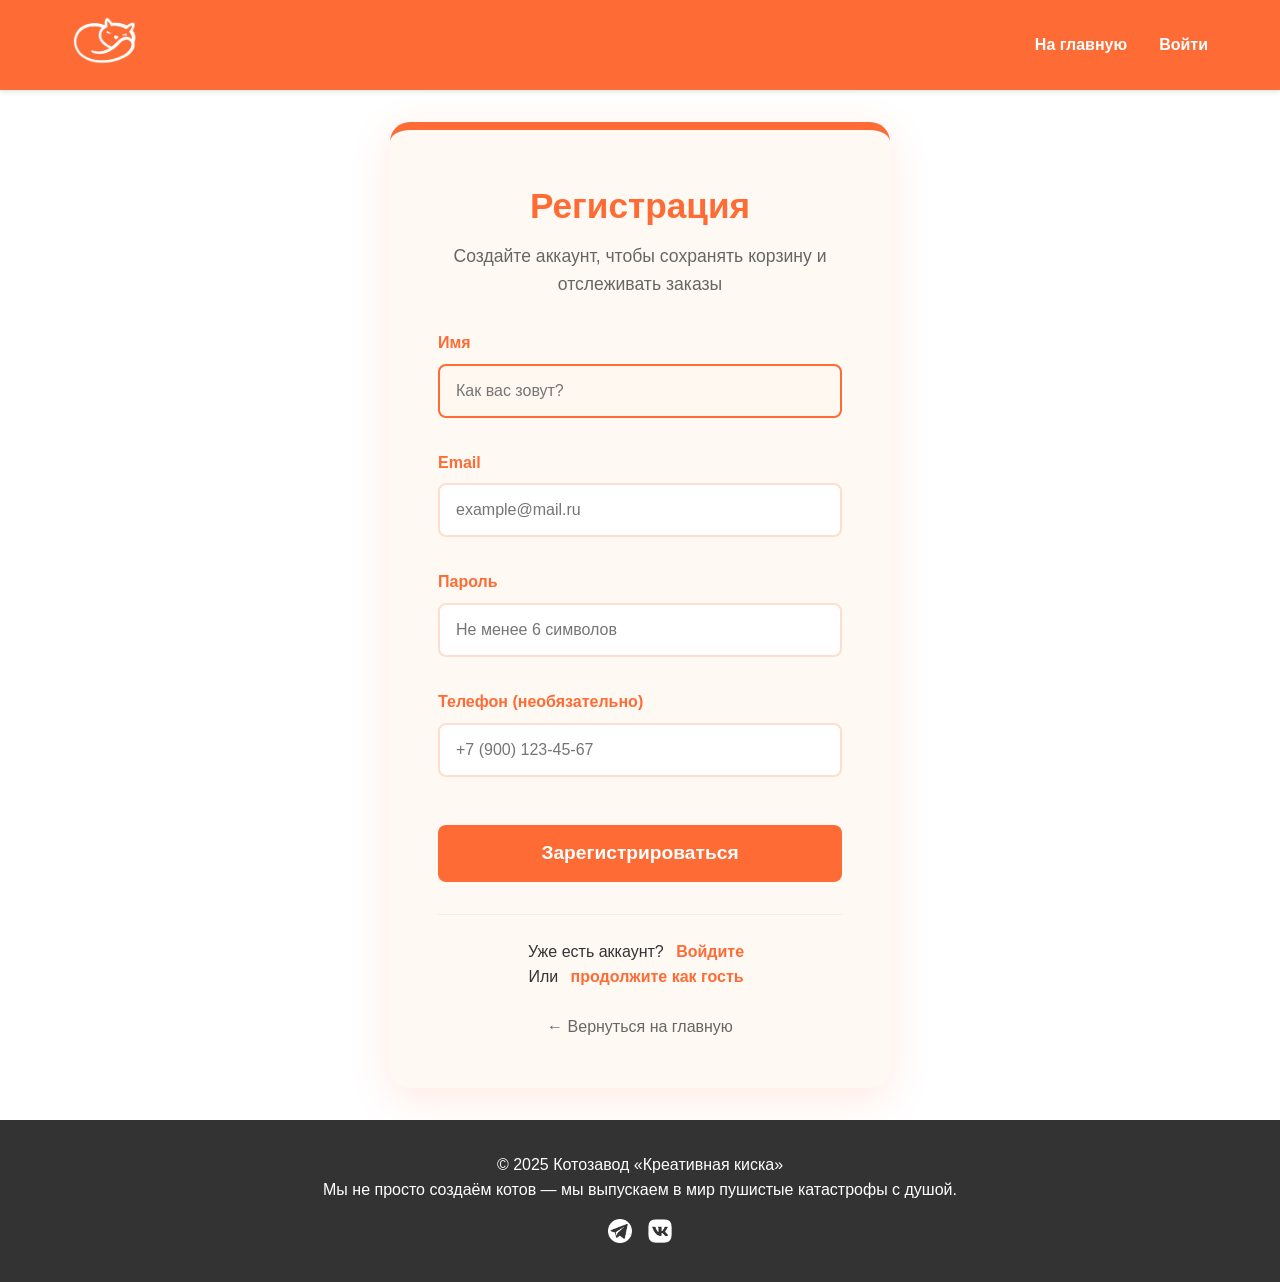
<file: register.html>
<!DOCTYPE html>
<html lang="ru">
<head>
  <meta charset="UTF-8">
  <meta name="viewport" content="width=device-width, initial-scale=1.0">
  <title>Регистрация — Креативная киска</title>
  <link rel="stylesheet" href="styles/style.css">
  <link rel="stylesheet" href="styles/index.css">
  <style>
    /* Дополнительные стили для страницы регистрации */
    .register-page {
      min-height: 100vh;
      display: flex;
      flex-direction: column;
    }
    
    .register-main {
      flex: 1;
      display: flex;
      align-items: center;
      justify-content: center;
      padding: 2rem;
    }
    
    .register-container {
      max-width: 500px;
      width: 100%;
      background: #fff9f4;
      border-radius: 20px;
      padding: 3rem;
      box-shadow: 0 10px 40px rgba(255, 107, 53, 0.15);
      border-top: 8px solid #ff6b35;
    }
    
    .register-title {
      color: #ff6b35;
      text-align: center;
      margin-bottom: 0.5rem;
      font-size: 2.2rem;
    }
    
    .register-subtitle {
      text-align: center;
      color: #666;
      margin-bottom: 2rem;
      font-size: 1.1rem;
    }
    
    .register-form {
      display: flex;
      flex-direction: column;
      gap: 1.5rem;
    }
    
    .register-form .form-field {
      display: flex;
      flex-direction: column;
    }
    
    .register-form label {
      color: #ff6b35;
      font-weight: 600;
      margin-bottom: 0.5rem;
      font-size: 1rem;
    }
    
    .register-form input {
      padding: 1rem;
      border: 2px solid #ffdecd;
      border-radius: 8px;
      font-size: 1rem;
      transition: border-color 0.3s;
      background: #fff;
    }
    
    .register-form input:focus {
      border-color: #ff6b35;
      outline: none;
      background: #fff8f0;
    }
    
    .register-button {
      background: #ff6b35;
      color: white;
      border: none;
      border-radius: 8px;
      padding: 1.1rem;
      font-size: 1.2rem;
      font-weight: bold;
      cursor: pointer;
      transition: background 0.3s;
      margin-top: 1rem;
    }
    
    .register-button:hover {
      background: #ff935f;
    }
    
    .register-links {
      text-align: center;
      margin-top: 2rem;
      padding-top: 1.5rem;
      border-top: 1px solid #eee;
    }
    
    .register-links a {
      color: #ff6b35;
      text-decoration: none;
      font-weight: bold;
      margin: 0 0.5rem;
    }
    
    .register-links a:hover {
      text-decoration: underline;
    }
    
    .error-message {
      color: #ff4757;
      background: rgba(255, 71, 87, 0.1);
      padding: 0.8rem;
      border-radius: 8px;
      margin-bottom: 1rem;
      text-align: center;
      display: none;
    }
    
    .error-message--visible {
      display: block;
    }
    
    .success-message {
      color: #27ae60;
      background: rgba(39, 174, 96, 0.1);
      padding: 0.8rem;
      border-radius: 8px;
      margin-bottom: 1rem;
      text-align: center;
      display: none;
    }
    
    .success-message--visible {
      display: block;
    }
    
    .register-back {
      text-align: center;
      margin-top: 1.5rem;
    }
    
    .register-back a {
      color: #666;
      text-decoration: none;
      display: inline-flex;
      align-items: center;
      gap: 0.5rem;
    }
    
    .register-back a:hover {
      color: #ff6b35;
    }
    
    @media (max-width: 600px) {
      .register-container {
        padding: 2rem 1.5rem;
      }
      
      .register-title {
        font-size: 1.8rem;
      }
    }
  </style>
</head>
<body class="register-page">
  <header class="main-header">
    <nav class="main-navigation">
      <a href="index.html"><img src="logo.png" alt="Наш логотип"></a>
      <ul>
        <li><a href="index.html">На главную</a></li>
        <li><a href="login.html">Войти</a></li>
      </ul>
    </nav>
  </header>

  <main class="register-main">
    <div class="register-container">
      <h1 class="register-title">Регистрация</h1>
      <p class="register-subtitle">Создайте аккаунт, чтобы сохранять корзину и отслеживать заказы</p>
      
      <div class="error-message" id="error-message"></div>
      <div class="success-message" id="success-message"></div>
      
      <form class="register-form" id="register-form">
        <div class="form-field">
          <label for="name">Имя</label>
          <input type="text" id="name" name="name" required placeholder="Как вас зовут?">
        </div>
        
        <div class="form-field">
          <label for="email">Email</label>
          <input type="email" id="email" name="email" required placeholder="example@mail.ru">
        </div>
        
        <div class="form-field">
          <label for="password">Пароль</label>
          <input type="password" id="password" name="password" required placeholder="Не менее 6 символов" minlength="6">
        </div>
        
        <div class="form-field">
          <label for="phone">Телефон (необязательно)</label>
          <input type="tel" id="phone" name="phone" placeholder="+7 (900) 123-45-67">
        </div>
        
        <button type="submit" class="register-button">Зарегистрироваться</button>
      </form>
      
      <div class="register-links">
        <p>Уже есть аккаунт? <a href="login.html">Войдите</a></p>
        <p>Или <a href="index.html">продолжите как гость</a></p>
      </div>
      
      <div class="register-back">
        <a href="index.html">← Вернуться на главную</a>
      </div>
    </div>
  </main>

  <footer class="main-footer">
    <div class="footer-inner">
      <p>&copy; 2025 Котозавод «Креативная киска»</p>
      <p class="footer-tagline">
        Мы не просто создаём котов — мы выпускаем в мир пушистые катастрофы с душой.
      </p>
      <ul class="footer-socials">
        <li>
          <a href="https://t.me/yourcatfactory" target="_blank" rel="noopener noreferrer">
            <img src="icons/telegram.png" alt="Telegram">
          </a>
        </li>
        <li>
          <a href="https://vk.com/yourcatfactory" target="_blank" rel="noopener noreferrer">
            <img src="icons/vk.png" alt="ВКонтакте">
          </a>
        </li>
      </ul>
    </div>
  </footer>

  <script type="module">
    import Auth from './scripts/auth.js';
    
    document.addEventListener('DOMContentLoaded', function() {
      const registerForm = document.getElementById('register-form');
      const errorMessage = document.getElementById('error-message');
      const successMessage = document.getElementById('success-message');
      const phoneInput = document.getElementById('phone');
      
      if (Auth.isLoggedIn()) {
        window.location.href = 'user.html';
        return;
      }
      
      if (phoneInput) {
        phoneInput.addEventListener('input', function(e) {
          let digits = this.value.replace(/\D/g, '');
          
          if (digits.startsWith('7') || digits.startsWith('8')) {
            digits = digits.slice(1);
          }
          
          digits = digits.substring(0, 10);
          
          let formatted = '';
          if (digits.length > 0) {
            formatted = '+7';
            if (digits.length > 0) {
              formatted += ' (' + digits.substring(0, 3);
            }
            if (digits.length > 3) {
              formatted += ') ' + digits.substring(3, 6);
            }
            if (digits.length > 6) {
              formatted += '-' + digits.substring(6, 8);
            }
            if (digits.length > 8) {
              formatted += '-' + digits.substring(8, 10);
            }
          }
          
          this.value = formatted;
          
          setTimeout(() => {
            const len = this.value.length;
            this.setSelectionRange(len, len);
          }, 0);
        });
        
        phoneInput.addEventListener('focus', function() {
          if (!this.value.trim()) {
            this.value = '+7 (';
            setTimeout(() => {
              this.setSelectionRange(4, 4);
            }, 0);
          }
        });
      }
      
      registerForm.addEventListener('submit', async function(e) {
        e.preventDefault();
        
        errorMessage.classList.remove('error-message--visible');
        successMessage.classList.remove('success-message--visible');
        
        const formData = new FormData(registerForm);
        const name = formData.get('name');
        const email = formData.get('email');
        const password = formData.get('password');
        const phone = formData.get('phone') || '';
        
        try {
          const emailRegex = /^[^\s@]+@[^\s@]+\.[^\s@]+$/;
          if (!emailRegex.test(email)) {
            throw new Error('Введите корректный email');
          }
          
          if (password.length < 6) {
            throw new Error('Пароль должен быть не менее 6 символов');
          }
          
          await Auth.register({
            name,
            email,
            password,
            phone,
            address: ''
          });
          
          successMessage.textContent = 'Регистрация прошла успешно! Вы будете перенаправлены...';
          successMessage.classList.add('success-message--visible');
          
          setTimeout(() => {
            window.location.href = 'user.html';
          }, 1500);
          
        } catch (error) {
          errorMessage.textContent = error.message || 'Ошибка при регистрации. Попробуйте еще раз.';
          errorMessage.classList.add('error-message--visible');
        }
      });
      
      document.getElementById('name').focus();
    });
  </script>
</body>
</html>
</file>
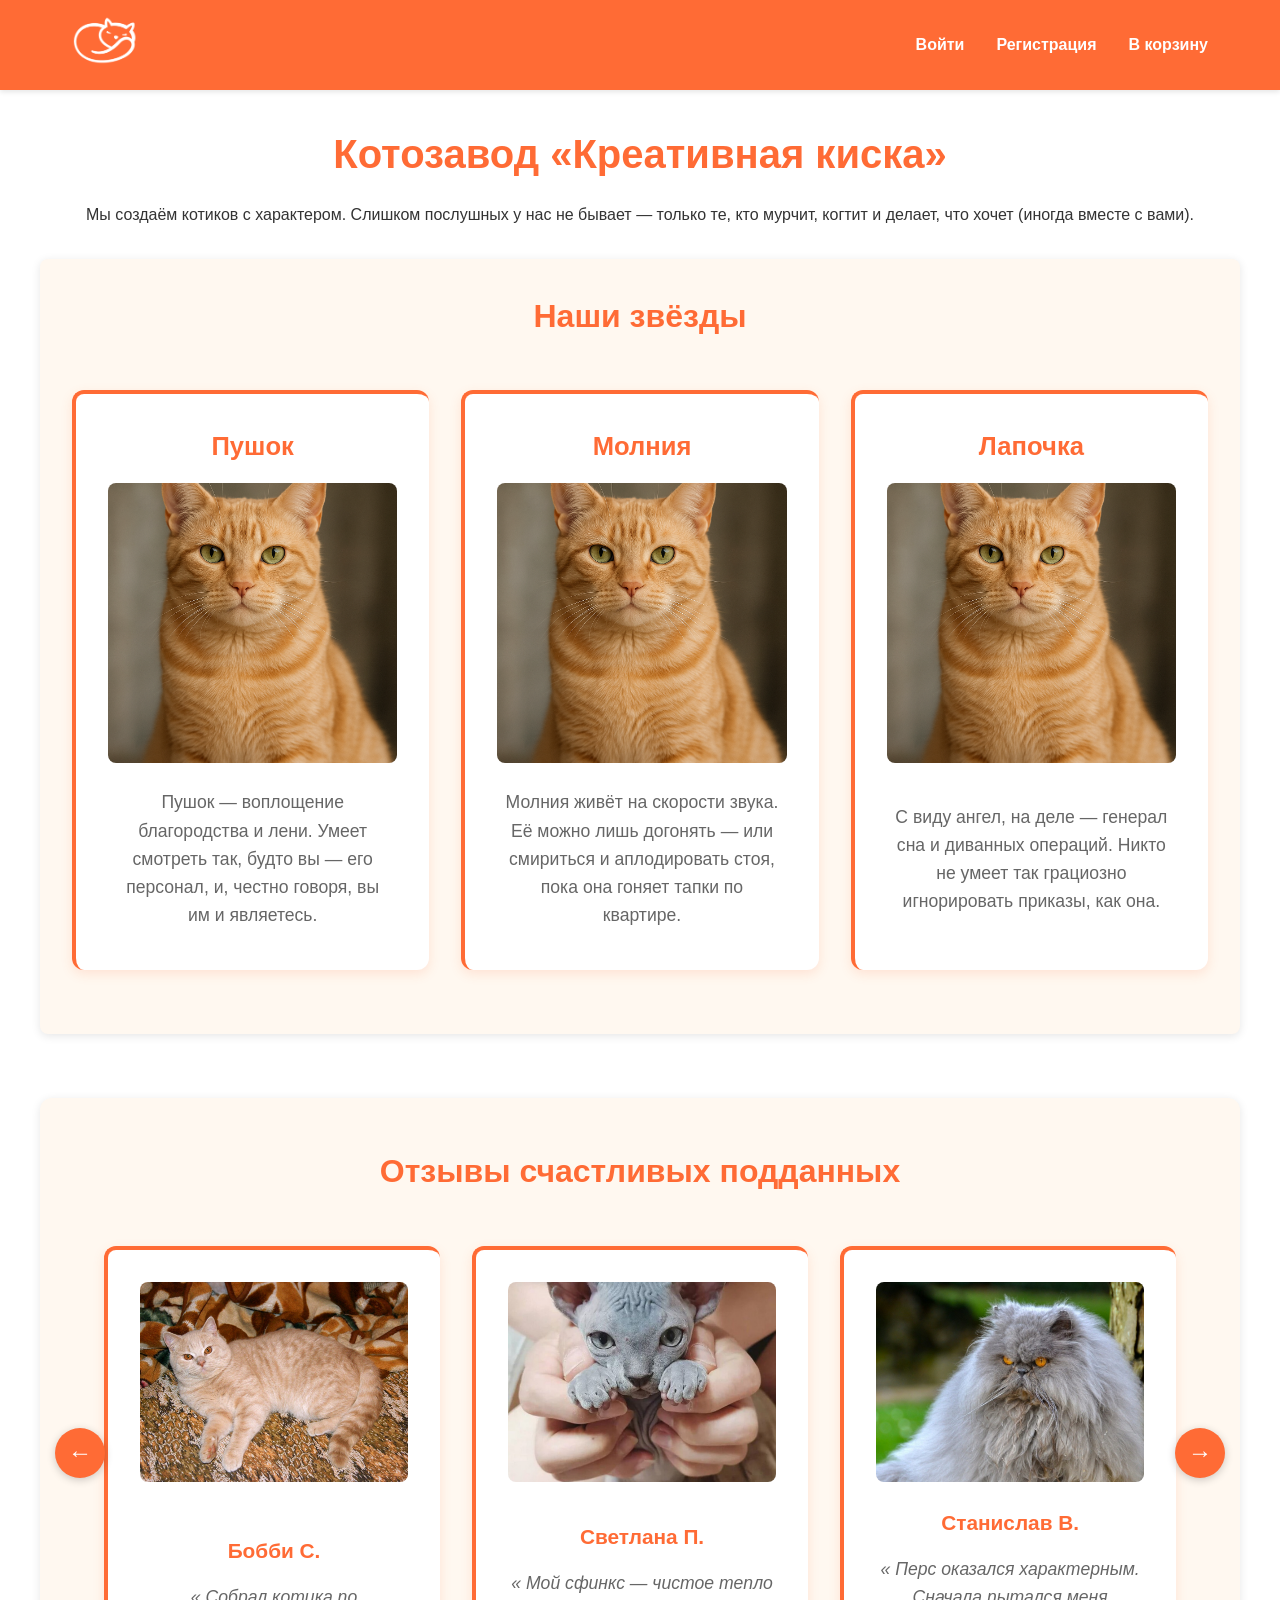
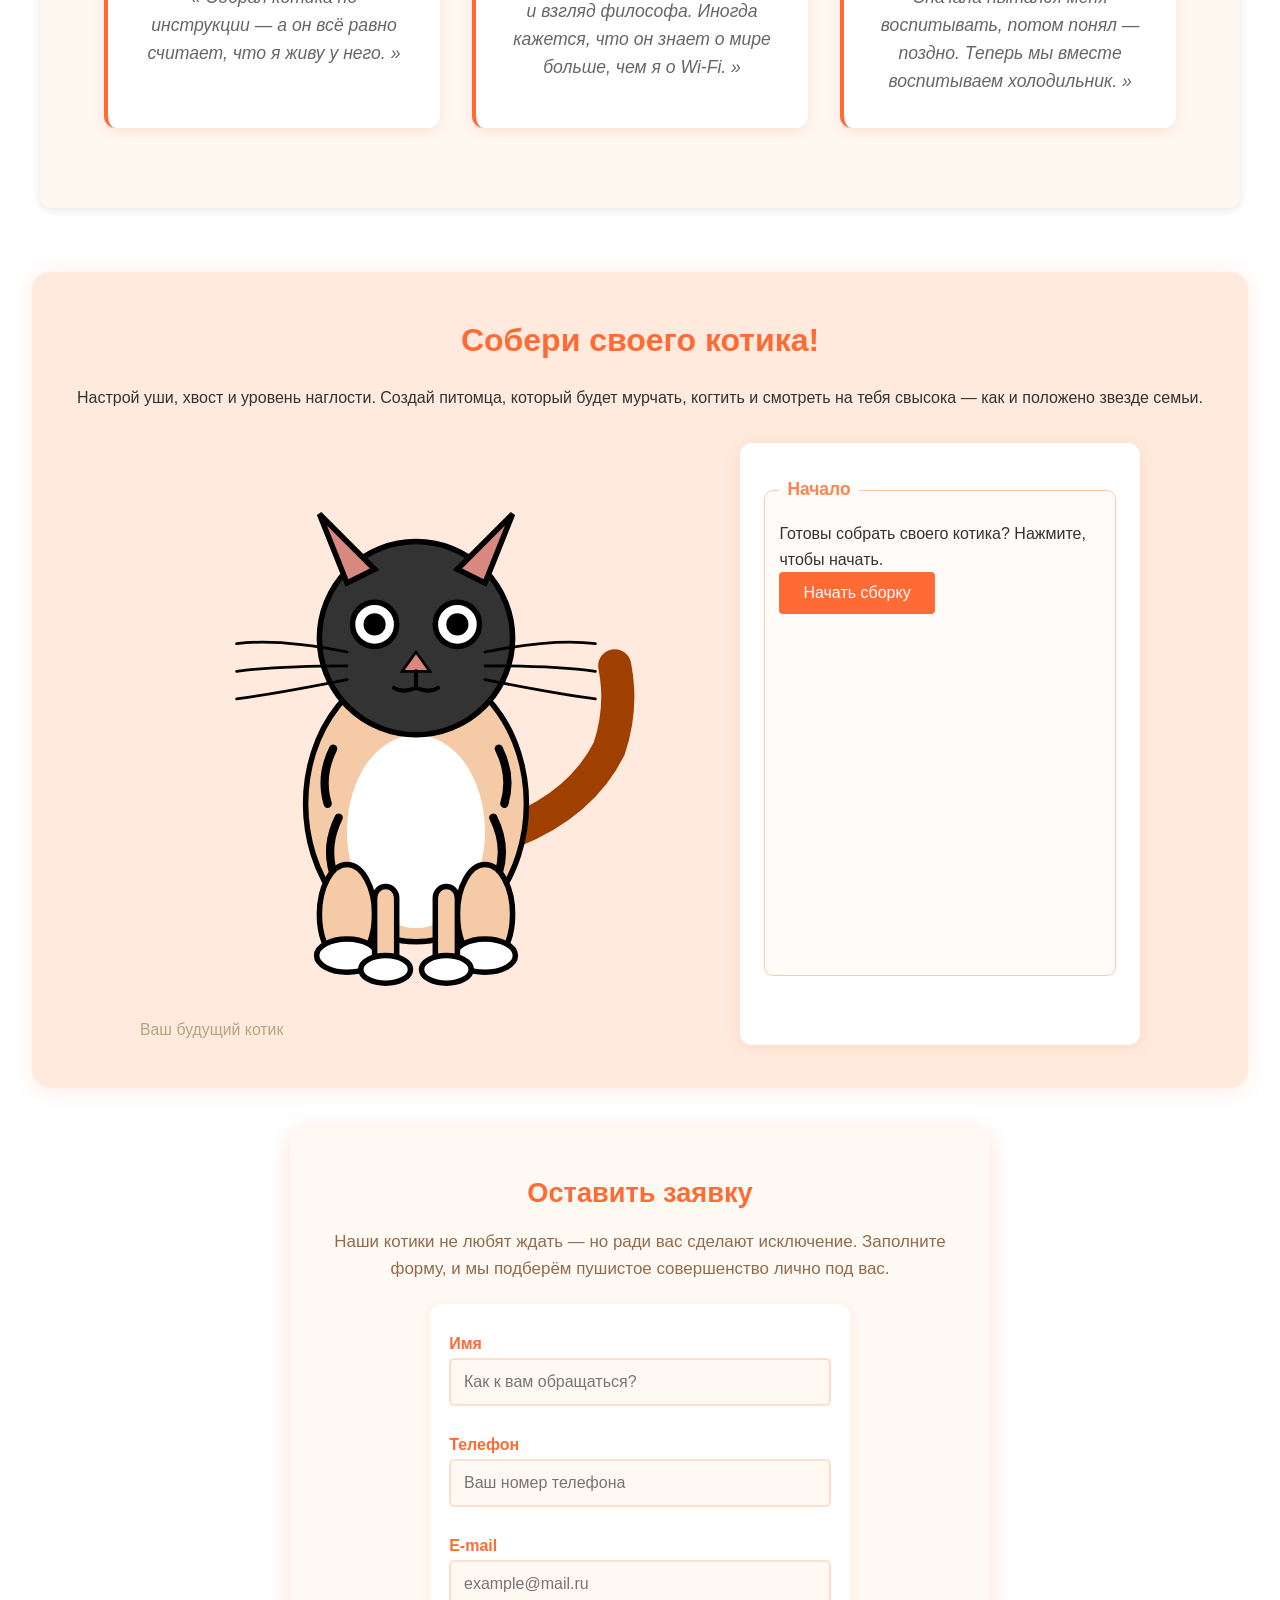
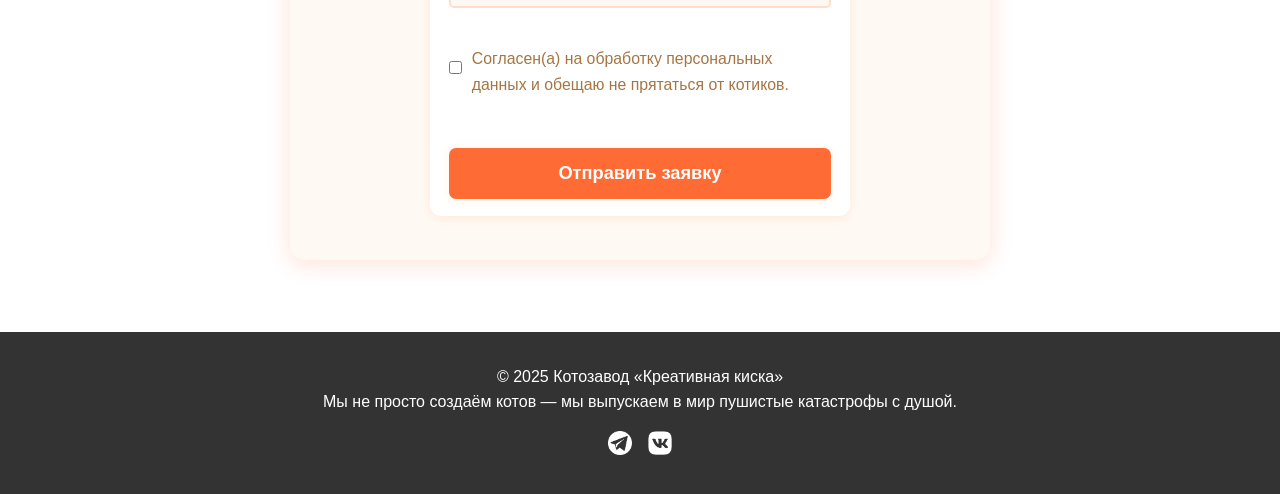
<file: user.html>
<!DOCTYPE html>
<html lang="ru">
  <head>
    <meta charset="utf-8">
	<meta name="viewport" content="width=device-width, initial-scale=1.0" charset="utf-8">
    <title>Профиль пользователя — Креативная киска</title>
    <link rel="stylesheet" href="styles/style.css">
	<link rel="stylesheet" href="styles/user.css">
  </head>
  <body class="profile-page">
    <header class="main-header">
      <nav class="main-navigation">
        <a href="index.html"><img src="logo.png" alt="Наш логотип"></a>
        <ul>
          <li><a href="user.html" class="active">Профиль</a></li>
          <li><a href="basket.html">В корзину</a></li>
        </ul>
      </nav>
    </header>

    <main class="main-content">
      <h1 class="main-title">Ваш профиль</h1>
      <p class="main-description">
        Добро пожаловать, <strong id="user-greeting">Мяустр</strong>!  
        Здесь вы можете погладить данные своего аккаунта и узнать, сколько кисок уже мурчит у вас дома.
      </p>

      <!-- Сначала заказы -->
      <section class="user-orders-section">
        <h2>Ваши киски</h2>
        <p>История заказов — пушистая летопись ваших предпочтений.</p>

        <ul class="order-list" id="order-list">
        </ul>
      </section>

      <section class="user-summary-section">
        <h2>Ваши данные</h2>
        <div class="user-summary">
          <p><strong>Имя:</strong> <span id="user-name-summary">Загрузка...</span></p>
          <p><strong>Email:</strong> <span id="user-email-summary">Загрузка...</span></p>
          <p><strong>Телефон:</strong> <span id="user-phone-summary">Загрузка...</span></p>
          <p><strong>Адрес доставки:</strong> <span id="user-address-summary">Загрузка...</span></p>
        </div>
      </section>

      <section class="user-form-section">
        <h2>Редактировать профиль</h2>
        <form class="user-form" id="profile-form">
          <div class="form-field">
            <label for="profile-name">Имя</label>
            <input type="text" id="profile-name" name="name" required>
          </div>

          <div class="form-field">
            <label for="profile-email">E-mail</label>
            <input type="email" id="profile-email" name="email" required>
          </div>

          <div class="form-field">
            <label for="profile-phone">Телефон</label>
            <input type="tel" id="profile-phone" name="phone" placeholder="+7 (900) 123-45-67">
          </div>

          <div class="form-field">
            <label for="profile-address">Адрес доставки</label>
            <textarea id="profile-address" name="address" rows="3" placeholder="Город, улица, дом, квартира"></textarea>
          </div>

          <div class="form-field">
            <label for="profile-password">Новый пароль (оставьте пустым, если не меняете)</label>
            <input type="password" id="profile-password" name="password" placeholder="Минимум 6 символов" minlength="6">
          </div>

          <div class="form-field">
            <label for="profile-password-confirm">Подтверждение нового пароля</label>
            <input type="password" id="profile-password-confirm" name="passwordConfirm" placeholder="Повторите пароль" minlength="6">
          </div>

          <div class="user-actions">
            <button type="submit" class="btn-save">Сохранить изменения</button>
            <button type="button" class="btn-logout" id="logout-btn-page">Выйти из аккаунта</button>
          </div>
        </form>
      </section>
    </main>

    <footer class="main-footer">
      <div class="footer-inner">
        <p>&copy; 2025 Котозавод «Креативная киска»</p>
        <p class="footer-tagline">
          Мы не просто создаём котов — мы выпускаем в мир пушистые катастрофы с душой.
        </p>
        <ul class="footer-socials">
          <li>
            <a href="https://t.me/yourcatfactory" target="_blank" rel="noopener noreferrer">
              <img src="icons/telegram.png" alt="Telegram">
            </a>
          </li>
          <li>
            <a href="https://vk.com/yourcatfactory" target="_blank" rel="noopener noreferrer">
              <img src="icons/vk.png" alt="ВКонтакте">
            </a>
          </li>
        </ul>
      </div>
    </footer>

	<script type="module" src="scripts/storage.js"></script>
	<script type="module" src="scripts/auth.js"></script>
	<script type="module" src="scripts/auth-modal.js"></script>
	<script type="module" src="scripts/header-manager.js"></script>
	<script type="module" src="scripts/user.js"></script>
  </body>
</html>
</file>
<file: styles/style.css>
* {
  margin: 0;
  padding: 0;
  box-sizing: border-box;
}

body {
  font-family: 'Arial', sans-serif;
  line-height: 1.6;
  color: #333;
  background-color: #fff;
  min-height: 100vh;
  display: flex;
  flex-direction: column;
}

header {
  background-color: #ff6b35;
  padding: 1rem 0;
  box-shadow: 0 2px 5px rgba(0,0,0,0.1);
}

nav {
  display: flex;
  justify-content: space-between;
  align-items: center;
  max-width: 1200px;
  margin: 0 auto;
  padding: 0 2rem;
}

nav img {
  height: 50px;
  width: auto;
}

nav ul {
  display: flex;
  list-style: none;
  gap: 2rem;
}

nav a {
  color: white;
  text-decoration: none;
  font-weight: bold;
  transition: opacity 0.3s;
}

nav a:hover {
  opacity: 0.8;
}

nav a.active {
  text-decoration: underline;
}

main {
  max-width: 1200px;
  margin: 0 auto;
  padding: 2rem;
  flex: 1;
}

h1 {
  color: #ff6b35;
  font-size: 2.5rem;
  margin-bottom: 1rem;
  text-align: center;
}

h2 {
  color: #ff6b35;
  font-size: 2rem;
  margin-bottom: 1.5rem;
  text-align: center;
}

h3 {
  color: #ff6b35;
  font-size: 1.5rem;
  margin-bottom: 1rem;
}

section {
  margin-bottom: 3rem;
  padding: 2rem;
  background-color: #fff;
  border-radius: 8px;
  box-shadow: 0 2px 10px rgba(0,0,0,0.1);
}

article {
  background: white;
  border-radius: 8px;
  padding: 1.5rem;
  margin-bottom: 2rem;
  box-shadow: 0 2px 8px rgba(255,107,53,0.1);
  border-left: 4px solid #ff6b35;
}

img {
  max-width: 100%;
  height: auto;
  border-radius: 8px;
}

form {
  width: 100%;
}

fieldset {
  border: 2px solid #ff6b35;
  border-radius: 8px;
  padding: 1rem;
  margin-bottom: 1rem;
}

legend {
  color: #ff6b35;
  font-weight: bold;
  padding: 0 0.5rem;
}

label {
  display: block;
  margin-bottom: 0.5rem;
  color: #333;
  font-weight: bold;
}

input, select, textarea {
  width: 100%;
  padding: 0.75rem;
  margin-bottom: 1rem;
  border: 2px solid #ddd;
  border-radius: 4px;
  font-size: 1rem;
}

input:focus, select:focus, textarea:focus {
  outline: none;
  border-color: #ff6b35;
}

button {
  background-color: #ff6b35;
  color: white;
  border: none;
  padding: 0.75rem 1.5rem;
  border-radius: 4px;
  font-size: 1rem;
  cursor: pointer;
  transition: background-color 0.3s;
}

button:hover {
  background-color: #e55a2b;
}

footer {
  background-color: #333;
  color: white;
  padding: 2rem 0;
  margin-top: auto;
}

footer div {
  max-width: 1200px;
  margin: 0 auto;
  padding: 0 2rem;
  text-align: center;
}

footer ul {
  display: flex;
  list-style: none;
  gap: 1rem;
  justify-content: center;
  margin-top: 1rem;
}

footer a {
  color: white;
  text-decoration: none;
}

footer img {
  width: 24px;
  height: 24px;
}

.visually-hidden {
  position: absolute;
  width: 1px;
  height: 1px;
  padding: 0;
  margin: -1px;
  overflow: hidden;
  clip: rect(0, 0, 0, 0);
  white-space: nowrap;
  border: 0;
}

@media (max-width: 650px) {
  .main-navigation {
    flex-direction: column;
    text-align: center;
    gap: 10px;
  }
    .main-navigation ul {
    flex-direction: column;
    gap: 20px;
  }

  .footer-tagline {
    margin: 10px 0;
  }

  .main-title {
    font-size: 1.5em;
  }
}
</file>
<file: styles/index.css>
.constructor {
  background: #ffeadd;
  border-radius: 18px;
  box-shadow: 0 2px 22px rgba(255,107,53,0.13);
  padding: 2.7rem 1.5rem;
  margin-bottom: 2.5rem;
}

.constructor-title {
  color: #ff6b35;
  font-size: 2rem;
  text-align: center;
  margin-bottom: 1.2rem;
}

.constructor-intro {
  margin-bottom: 2rem;
  text-align: center;
  padding: 0 1rem;
}

.constructor-body {
  display: flex;
  flex-direction: row;
  gap: 3rem;
  align-items: center;
  justify-content: center;
  width: 100%;
  max-width: 1000px;
  margin: 0 auto;
}

.constructor-preview {
  flex: 1;
}

.constructor-preview figcaption {
  margin-top: 0.8rem;
  font-size: 0.99rem;
  color: #b9a280;
}

.constructor-cat {
  width: 100%;
  max-width: 350px;
  height: auto;
}

.constructor-form {
  background: #fff;
  border-radius: 12px;
  box-shadow: 0 2px 16px rgba(255,107,53,0.13);
  padding: 2.1rem 1.5rem;
  display: flex;
  justify-content: center;
  align-items: center;
  flex-direction: column;
  gap: 1.2rem;
  max-width: 400px;
}

.constructor-form fieldset {
  border: 1.8px solid #ffc9a8;
  border-radius: 9px;
  padding: 1.05rem 0.9rem;
  background: #fffbf8;
}

.constructor-form legend {
  color: #ff824f;
  font-weight: 600;
  font-size: 1.09rem;
  padding: 0 0.5rem;
}

.constructor-form label {
  display: block;
  margin-bottom: 0.5rem;
  color: #fd7e41;
}

.constructor-form input[type="color"] {
  width: 40px;
  height: 30px;
  border: 2px solid #ffceb4;
  border-radius: 4px;
  cursor: pointer;
  padding: 2px;
  background: transparent;
}

.constructor-form input[type="color"]::-webkit-color-swatch {
  border: none;
  border-radius: 2px;
  padding: 0;
}

.constructor-form input[type="color"]::-webkit-color-swatch-wrapper {
  padding: 0;
}

.constructor-form input[type="color"]::-moz-color-swatch {
  border: none;
  border-radius: 2px;
}

.constructor-form select {
  width: 100%;
  background: #fff;
  border-radius: 4px;
  border: 2px solid #ffdccd;
  font-size: 1rem;
  padding: 0.4rem;
  margin-bottom: 0.7em;
}

.constructor-form select:focus,
.constructor-form input[type="color"]:focus {
  outline: #ff6b35 auto 2px;
  border-color: #ffa274;
}

.constructor-actions {
  display: flex;
  gap: 1.1rem;
  margin-top: 0.8rem;
}

.btn-reset, .btn-add {
  flex: 1;
  border-radius: 7px;
  padding: 0.8rem 0;
  border: none;
  font-weight: bold;
  font-size: 1.09rem;
  cursor: pointer;
  transition: background 0.18s;
}

.btn-reset {
  background: #92644c;
  color: #fff7f1;
}

.btn-reset:hover {
  background: #b98967;
}

.btn-add {
  background: #ff6b35;
  color: #fff;
}

.btn-add:hover {
  background: #ff935f;
}

.btn-prev, .btn-next, .btn-submit {
  border-radius: 7px;
  padding: 0.6rem 0.8rem;
  border: none;
  font-weight: 600;
  background: #ff6b35;
  color: #fff;
  cursor: pointer;
}

.btn-prev:hover, .btn-next:hover, .btn-submit:hover {
  background: #ff935f;
}

.feedback {
  background: #fff9f4;
  border-radius: 15px;
  box-shadow: 0 4px 22px #ff6b3532;
  padding: 2.7rem 2.5rem 2.7rem 2.5rem;
  max-width: 700px;
  margin: 0 auto 2.5rem auto;
  display: flex;
  flex-direction: column;
  align-items: center;
}
.feedback-title {
  color: #ff6b35;
  margin-bottom: 0.8rem;
  font-size: 1.7rem;
  text-align: center;
}
.feedback-description {
  color: #906c4c;
  font-size: 1.06rem;
  text-align: center;
  margin-bottom: 1.4rem;
}
.feedback-form {
  margin: 0 auto;
  width: 100%;
  max-width: 420px;
  min-width: 240px;
  background: #fff;
  border-radius: 11px;
  padding: 1.65rem 1.2rem 1.1rem 1.2rem;
  box-shadow: 0 2px 8px #ffd3b06b;
  display: flex;
  flex-direction: column;
  gap: 1.1rem;
}
.form-field label {
  color: #ff6b35;
  font-weight: 600;
  margin-bottom: 0.13rem;
}
.form-field input,
.form-field textarea {
  border: 2px solid #ffdecd;
  border-radius: 5px;
  padding: 0.8rem;
  font-size: 1rem;
  background: #fff8f3;
  margin-bottom: 0.5rem;
  transition: border-color .18s;
}
.form-field input:focus {
  border-color: #ff6b35;
  background: #fff4eb;
  outline: none;
}
.form-checkbox {
  display: flex;
  align-items: center;
  gap: 0.6rem;
  margin: 0.8rem 0;
}
.form-checkbox input[type="checkbox"] {
  width: 1.2em;
  height: 1.2em;
  accent-color: #ff6b35;
}
.form-checkbox label {
  color: #a57543;
  font-size: 0.99rem;
  font-weight: 400;
  cursor: pointer;
}
.form-button {
  background: #ff6b35;
  color: #fff;
  border: none;
  font-weight: 600;
  border-radius: 7px;
  padding: 0.9rem 0;
  margin-top: 0.8rem;
  font-size: 1.14rem;
  cursor: pointer;
  transition: background 0.21s;
  box-shadow: 0 1px 10px #ffd99944;
}
.form-button:hover {
  background: #ff935f;
}

.main-content {
  max-width: 100%;
  width: 100%;
  padding: 2rem;
  box-sizing: border-box;
}

.main-description {
  text-align: center;
  margin-bottom: 2rem;
  line-height: 1.6;
  width: 100% !important;
  max-width: 100% !important;
  box-sizing: border-box;
  padding: 0 1rem;
}

.jobs {
  background-color: #fff8f0;
  display: grid;
  grid-template-columns: repeat(3, 1fr);
  gap: 2rem;
  padding: 2rem;
  max-width: 1200px;
  margin: 0 auto;
}

.jobs-title {
  width: 100%;
  text-align: center;
  margin-bottom: 1rem;
  position: static;
  background: none;
  padding: 0;
  grid-column: 1 / -1;
}

.pussycat-card {
  display: flex;
  flex-direction: column;
  width: 100%;
  min-height: 580px;
  background: white;
  border-radius: 12px;
  padding: 2rem;
  box-shadow: 0 4px 12px rgba(255,107,53,0.15);
  border-top: 4px solid #ff6b35;
}

.pussycat-name {
  color: #ff6b35;
  font-size: 1.6rem;
  margin-bottom: 1rem;
  text-align: center;
}

.pussycat-image {
  width: 100%;
  height: 280px;
  object-fit: cover;
  object-position: center;
  border-radius: 8px;
  margin-bottom: 1rem;
}

.pussycat-description {
  flex: 1;
  text-align: center;
  color: #666;
  line-height: 1.6;
  display: flex;
  align-items: center;
  justify-content: center;
  padding: 0 0.5rem;
  font-size: 1.1rem;
}

.reviews {
  position: relative;
  padding: 3rem 4rem;
  background-color: #fff8f0;
  border-radius: 12px;
  margin: 4rem auto;
  max-width: 1200px;
  overflow: hidden;
  min-height: 500px;
}

.reviews-title {
  text-align: center;
  margin-bottom: 3rem;
  color: #ff6b35;
  font-size: 2rem;
  width: 100%;
}

.reviews-container {
  display: flex;
  gap: 2rem;
  width: 100%;
  position: relative;
}

.review-card {
  flex: 0 0 calc(33.333% - 1.33rem);
  min-width: calc(33.333% - 1.33rem);
  display: none;
  flex-direction: column;
  background: white;
  border-radius: 12px;
  padding: 2rem;
  box-shadow: 0 4px 12px rgba(255,107,53,0.15);
  border-top: 4px solid #ff6b35;
  min-height: 400px;
  opacity: 0;
  transition: opacity 0.3s ease;
}

.review-card.active {
  display: flex;
  opacity: 1;
}

.review-image {
  width: 100%;
  height: 200px;
  object-fit: cover;
  object-position: center;
  border-radius: 8px;
  margin-bottom: 1.5rem;
}

.review-block {
  text-align: center;
  flex: 1;
  display: flex;
  flex-direction: column;
  justify-content: center;
}

.review-name {
  color: #ff6b35;
  font-weight: bold;
  font-style: normal;
  font-size: 1.3rem;
  margin-bottom: 1rem;
}

.review-quote {
  font-style: italic;
  color: #666;
  line-height: 1.6;
  font-size: 1.1rem;
}

.arrow-left,
.arrow-right {
  position: absolute;
  top: 50%;
  transform: translateY(-50%);
  z-index: 10;
  width: 50px;
  height: 50px;
  font-size: 1.5rem;
  background: #ff6b35;
  color: white;
  border: none;
  border-radius: 50%;
  cursor: pointer;
  transition: background-color 0.3s;
  box-shadow: 0 2px 8px rgba(0,0,0,0.2);
  display: flex;
  align-items: center;
  justify-content: center;
}

.arrow-left {
  left: 15px;
}

.arrow-right {
  right: 15px;
}

.arrow-left:hover,
.arrow-right:hover {
  background: #e55a2b;
}

@media (max-width: 900px) {
  .reviews {
    padding: 3rem 3rem;
  }
  
  .review-card {
    flex: 0 0 calc(50% - 1rem);
    min-width: calc(50% - 1rem);
  }
  
  .arrow-left {
    left: 10px;
  }
  
  .arrow-right {
    right: 10px;
  }
}

@media (max-width: 600px) {
  .reviews {
    padding: 2rem 2.5rem;
    margin: 3rem 0.5rem;
    min-height: 450px;
  }
  
  .reviews-title {
    font-size: 1.7rem;
    margin-bottom: 2rem;
  }
  
  .reviews-container {
    gap: 1.5rem;
  }
  
  .review-card {
    flex: 0 0 100%;
    min-width: 100%;
    min-height: 350px;
    padding: 1.5rem;
  }
  
  .review-image {
    height: 180px;
  }
  
  .arrow-left,
  .arrow-right {
    width: 40px;
    height: 40px;
    font-size: 1.2rem;
  }
  
  .arrow-left {
    left: 5px;
  }
  
  .arrow-right {
    right: 5px;
  }
}

@media (max-width: 400px) {
  .reviews {
    padding: 2rem 1.5rem;
    min-height: 400px;
  }
  
  .review-card {
    min-height: 320px;
    padding: 1.2rem;
  }
  
  .review-image {
    height: 150px;
  }
  
  .review-name {
    font-size: 1.2rem;
  }
  
  .review-quote {
    font-size: 1rem;
  }
}

.form-step {
  display: none;
  box-sizing: border-box;
}

.form-step fieldset {
  min-height: 500px;
  min-width: 300px;
}

.form-step.active {
  display: block;
}

.blocks-colors {
  display: flex;
  flex-wrap: wrap;
  gap: 1.2rem 1.2rem;
  max-width: 100%;
  width: 100%;
  box-sizing: border-box;
}

.blocks-colors label {
  width: 100%;
  margin-bottom: 0.2rem;
}

.blocks-colors > div {
  display: flex;
  flex-direction: column;
  flex: 1 1 45%;
  min-width: 0;
  max-width: 48%;
  box-sizing: border-box;
}

@media (max-width: 600px) {
  .blocks-colors {
    flex-direction: column;
    gap: 0.7rem;
  }
  .blocks-colors > div {
    max-width: 100%;
  }
}

.hidden {
  display: none;
}

.option-price {
  margin-left: 0.6rem;
  font-weight: 600;
  color: #1a7f1a;
  background: #e6f7e6;
  padding: 0.12rem 0.35rem;
  border-radius: 4px;
  font-size: 0.95rem;
  display: inline-block;
}

.modal {
  position: fixed;
  top: 0;
  left: 0;
  width: 100%;
  height: 100%;
  z-index: 1000;
  display: none;
  align-items: center;
  justify-content: center;
  padding: 1rem;
  box-sizing: border-box;
}

.modal[aria-hidden="false"] {
  display: flex;
}

.modal__overlay {
  position: absolute;
  top: 0;
  left: 0;
  width: 100%;
  height: 100%;
  background-color: rgba(0, 0, 0, 0.5);
  backdrop-filter: blur(4px);
}

.modal__content {
  position: relative;
  background: white;
  border-radius: 20px;
  padding: 2.5rem;
  max-width: 500px;
  width: 100%;
  box-shadow: 0 10px 40px rgba(255, 107, 53, 0.3);
  border-top: 8px solid #ff6b35;
  animation: modalAppear 0.4s ease-out;
  z-index: 1001;
}

@keyframes modalAppear {
  from {
    opacity: 0;
    transform: translateY(-30px) scale(0.95);
  }
  to {
    opacity: 1;
    transform: translateY(0) scale(1);
  }
}

.modal__close {
  position: absolute;
  top: 1rem;
  right: 1rem;
  background: none;
  border: none;
  font-size: 2rem;
  color: #999;
  cursor: pointer;
  width: 40px;
  height: 40px;
  display: flex;
  align-items: center;
  justify-content: center;
  border-radius: 50%;
  transition: all 0.2s;
}

.modal__close:hover {
  color: #ff6b35;
  background: #fff5f0;
}

.modal__title {
  color: #ff6b35;
  font-size: 1.8rem;
  text-align: center;
  margin-bottom: 1.5rem;
  line-height: 1.3;
}

.modal__icon {
  font-size: 4rem;
  text-align: center;
  margin: 1.5rem 0;
  animation: bounce 1s infinite alternate;
}

@keyframes bounce {
  from {
    transform: translateY(0);
  }
  to {
    transform: translateY(-10px);
  }
}

.modal__info {
  background: #fff8f0;
  border-radius: 12px;
  padding: 1.5rem;
  margin: 1.5rem 0;
  border-left: 4px solid #ff6b35;
}

.modal__info p {
  margin-top: 0;
  color: #ff6b35;
  font-weight: 600;
}

.modal__data {
  list-style: none;
  padding: 0;
  margin: 0;
}

.modal__data li {
  padding: 0.5rem 0;
  border-bottom: 1px solid #ffeadd;
  display: flex;
  justify-content: space-between;
}

.modal__data li:last-child {
  border-bottom: none;
}

.modal__data strong {
  color: #92644c;
  min-width: 80px;
}

.modal__data span {
  color: #333;
  text-align: right;
  flex: 1;
}

.modal__message {
  color: #666;
  text-align: center;
  line-height: 1.6;
  margin: 1.5rem 0;
  font-size: 1.1rem;
}

.modal__button {
  display: block;
  width: 100%;
  background: #ff6b35;
  color: white;
  border: none;
  border-radius: 10px;
  padding: 1rem;
  font-size: 1.2rem;
  font-weight: 600;
  cursor: pointer;
  transition: background 0.3s;
  margin-top: 1rem;
}

.modal__button:hover {
  background: #ff935f;
}

@media (max-width: 600px) {
  .modal__content {
    padding: 1.5rem;
    border-radius: 15px;
  }
  
  .modal__title {
    font-size: 1.5rem;
  }
  
  .modal__icon {
    font-size: 3rem;
  }
  
  .modal__data li {
    flex-direction: column;
    gap: 0.3rem;
  }
  
  .modal__data span {
    text-align: left;
  }
}
</file>
<file: styles/basket.css>
.main-description {
  margin-bottom: 1.5em;
}

.basket-item {
  display: flex;
  align-items: flex-start;
  gap: 20px;
  padding: 20px;
  border: 1px solid #e0e0e0;
  border-radius: 12px;
  margin-bottom: 20px;
  background-color: #fff;
  position: relative;
}

.basket-preview {
  display: flex;
  flex-direction: column;
  align-items: center;
  gap: 10px;
  flex-shrink: 0;
  width: 120px;
}

.basket-preview img {
  width: 100%;
  max-width: 100px;
  height: auto;
  border-radius: 8px;
}

.basket-name {
  margin: 0;
  text-align: center;
  font-size: 1.1em;
  font-weight: bold;
}


.basket-info {
  flex-grow: 1;
}

.basket-characteristics {
  margin: 0;
  padding: 0;
  list-style: none;
}

.basket-characteristics li {
  margin-bottom: 5px;
}

.basket-price {
  display: flex;
  flex-direction: column;
  align-items: center;
  gap: 15px;
  flex-shrink: 0;
  width: 120px;
}

.basket-price p {
  margin: 0;
  font-size: 1.2em;
}

.basket-check {
  width: 20px;
  height: 20px;
  cursor: pointer;
}

.basket-remove {
  width: 30px;
  height: 30px;
  border: none;
  border-radius: 50%;
  background-color: #ff4757;
  color: white;
  font-size: 1.5em;
  cursor: pointer;
  display: flex;
  align-items: center;
  justify-content: center;
  transition: background-color 0.2s;
}

.basket-remove:hover {
  background-color: #ff3742;
}

.basket-summary {
  text-align: right;
  padding: 20px;
  border-top: 2px solid #e0e0e0;
  margin-top: 20px;
}

.basket-total {
  font-size: 1.3em;
  margin-bottom: 15px;
}

.btn-checkout {
  padding: 12px 30px;
  background-color: #4CAF50;
  color: white;
  border: none;
  border-radius: 6px;
  font-size: 1.1em;
  cursor: pointer;
  transition: background-color 0.2s;
}

.btn-checkout:hover {
  background-color: #45a049;
}

@media (max-width: 650px) {
  .basket-item {
    flex-direction: column;
    gap: 15px;
    text-align: left;
  }

  .basket-preview,
  .basket-price {
    width: 100%;
  }

  .basket-price {
    order: -1;
    flex-direction: row;
    justify-content: space-between;
    align-items: center;
  }
}

.main-navigation {
  display: flex;
  justify-content: space-between;
  align-items: center;
  flex-wrap: wrap;
}

.main-navigation ul {
  display: flex;
  list-style: none;
  padding: 0;
  margin: 0;
  gap: 20px;
}
</file>
<file: styles/user.css>
body:not(.profile-page) .main-content {
}

.main-content {
  display: flex;
  flex-direction: column;
  gap: 2rem;
  margin-top: 2rem;
}

.user-orders-section {
  background: #fff8f0;
  border-radius: 12px;
  box-shadow: 0 2px 12px rgba(255,107,53,0.09);
  padding: 2rem;
  order: 1;
}

.user-orders-section h2 {
  color: #ff6b35;
  margin-bottom: 1rem;
  font-size: 1.8rem;
}

.user-orders-section > p {
  color: #666;
  margin-bottom: 1.5rem;
  line-height: 1.6;
}

.user-summary-section {
  background: #fff7f2;
  border-radius: 12px;
  box-shadow: 0 2px 12px rgba(255,107,53,0.09);
  padding: 2rem;
  order: 2;
}

.user-summary-section h2 {
  color: #ff6b35;
  margin-bottom: 1.5rem;
  font-size: 1.8rem;
}

.user-summary {
  display: grid;
  grid-template-columns: 1fr 1fr;
  gap: 1.5rem;
}

.user-summary p {
  margin: 0;
  padding: 1rem;
  background: #fff;
  border-radius: 8px;
  border-left: 4px solid #ff6b35;
  box-shadow: 0 1px 4px rgba(255,107,53,0.1);
}

.user-summary strong {
  color: #ff6b35;
  display: inline-block;
  min-width: 140px;
  margin-right: 0.5rem;
}

.user-summary span {
  color: #333;
  word-break: break-word;
}

.user-form-section {
  background: #fff7f2;
  border-radius: 12px;
  box-shadow: 0 2px 12px rgba(255,107,53,0.09);
  padding: 2rem;
  order: 3;
}

.user-form-section h2 {
  color: #ff6b35;
  margin-bottom: 1.5rem;
  font-size: 1.8rem;
}

.user-form {
  display: flex;
  flex-direction: column;
  gap: 1.2rem;
}

.form-field {
  display: flex;
  flex-direction: column;
}

.form-field label {
  margin-bottom: 0.5rem;
  font-size: 1.04rem;
  color: #ff6b35;
  font-weight: 600;
}

.user-form input,
.user-form textarea {
  border: 2px solid #ffd9c0;
  border-radius: 8px;
  background: #fff;
  padding: 0.85rem;
  font-size: 1rem;
  transition: border .2s, box-shadow .2s;
}

.user-form input:focus,
.user-form textarea:focus {
  border-color: #ff6b35;
  outline: none;
  background: #fff8f0;
  box-shadow: 0 0 0 3px rgba(255,107,53,0.1);
}

.user-actions {
  display: flex;
  gap: 1.2rem;
  margin-top: 1rem;
}

.btn-save,
.btn-logout {
  flex: 1;
  min-width: 120px;
  margin: 0;
  border: none;
  border-radius: 8px;
  padding: 0.9rem 1.5rem;
  font-size: 1.1rem;
  font-weight: 600;
  cursor: pointer;
  transition: background .2s, transform .1s;
}

.btn-save {
  background-color: #ff6b35;
  color: white;
}

.btn-save:hover {
  background: #ff935f;
  transform: translateY(-1px);
}

.btn-logout {
  background: #818181;
  color: white;
}

.btn-logout:hover {
  background: #ff6b35;
  transform: translateY(-1px);
}

.order-list {
  list-style: none;
  padding: 0;
  display: flex;
  flex-direction: column;
  gap: 2rem;
  margin-top: 1.5rem;
}

.order-item {
  background: #fff;
  border-radius: 12px;
  box-shadow: 0 2px 10px rgba(255,107,53,0.08);
  padding: 1.5rem;
  transition: box-shadow 0.2s, transform 0.2s;
  border-left: 4px solid #ff6b35;
}

.order-item:hover {
  box-shadow: 0 4px 20px rgba(255,107,53,0.15);
  transform: translateY(-2px);
}

.order-item-header {
  margin-bottom: 1.5rem;
  padding-bottom: 1rem;
  border-bottom: 1px solid #eee;
}

.order-item-header h3 {
  color: #ff6b35;
  margin-bottom: 0.8rem;
  font-size: 1.4rem;
}

.order-meta {
  display: flex;
  flex-wrap: wrap;
  gap: 1rem;
  color: #666;
  font-size: 0.9rem;
}

.order-meta > div {
  display: flex;
  align-items: center;
  gap: 0.3rem;
}

.order-cat-preview {
  width: 80px;
  height: 80px;
  flex-shrink: 0;
}

.order-cat-preview svg {
  width: 100%;
  height: 100%;
  border-radius: 8px;
  background: #fff8f0;
  padding: 5px;
  border: 2px solid #ffd9c0;
}

.order-item-detail {
  display: flex;
  align-items: center;
  gap: 1.5rem;
  padding: 1rem;
  background: #fff8f0;
  border-radius: 8px;
  margin-bottom: 0.8rem;
}

.order-item-detail:last-child {
  margin-bottom: 0;
}

.order-item-detail > div {
  flex: 1;
}

.order-item-detail p {
  margin-bottom: 0.3rem;
}

.order-item-detail strong {
  color: #ff6b35;
}

.status-processing {
  color: #ff6b35;
  font-weight: bold;
}

.status-shipping {
  color: #3498db;
  font-weight: bold;
}

.status-delivered {
  color: #27ae60;
  font-weight: bold;
}

@media (max-width: 900px) {
  .user-summary {
    grid-template-columns: 1fr;
    gap: 1rem;
  }
  
  .user-actions {
    flex-direction: column;
  }
  
  .btn-save,
  .btn-logout {
    width: 100%;
    min-width: auto;
  }
}

@media (max-width: 768px) {
  .main-content {
    padding: 0 0.5rem;
    gap: 1.5rem;
  }
  
  .user-orders-section,
  .user-summary-section,
  .user-form-section {
    padding: 1.5rem;
  }
  
  .order-item-detail {
    flex-direction: column;
    text-align: center;
    gap: 1rem;
  }
  
  .order-cat-preview {
    width: 100px;
    height: 100px;
  }
  
  .order-meta {
    flex-direction: column;
    gap: 0.5rem;
  }
}

@media (max-width: 480px) {
  .user-orders-section,
  .user-summary-section,
  .user-form-section {
    padding: 1rem;
  }
  
  .user-form input,
  .user-form textarea {
    padding: 0.7rem;
  }
  
  .btn-save,
  .btn-logout {
    padding: 0.7rem 1rem;
    font-size: 1rem;
  }
}
</file>
